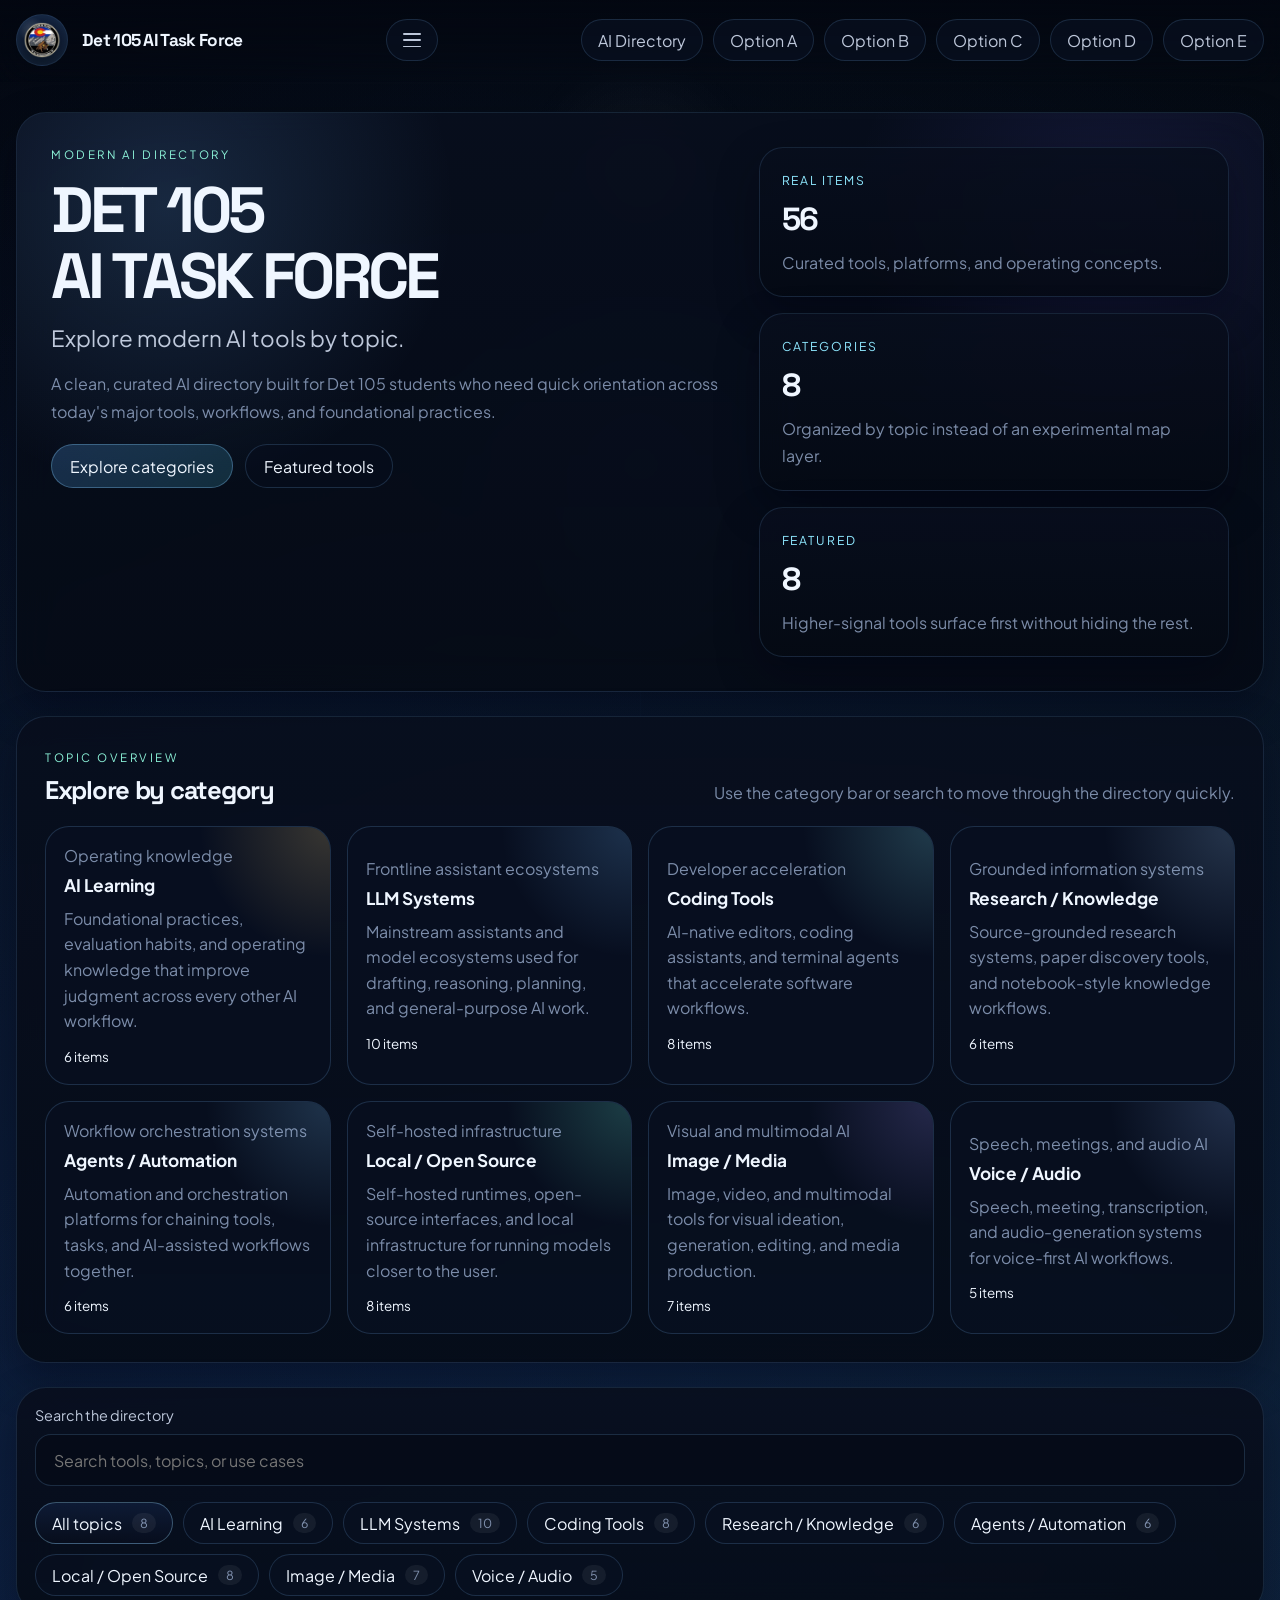
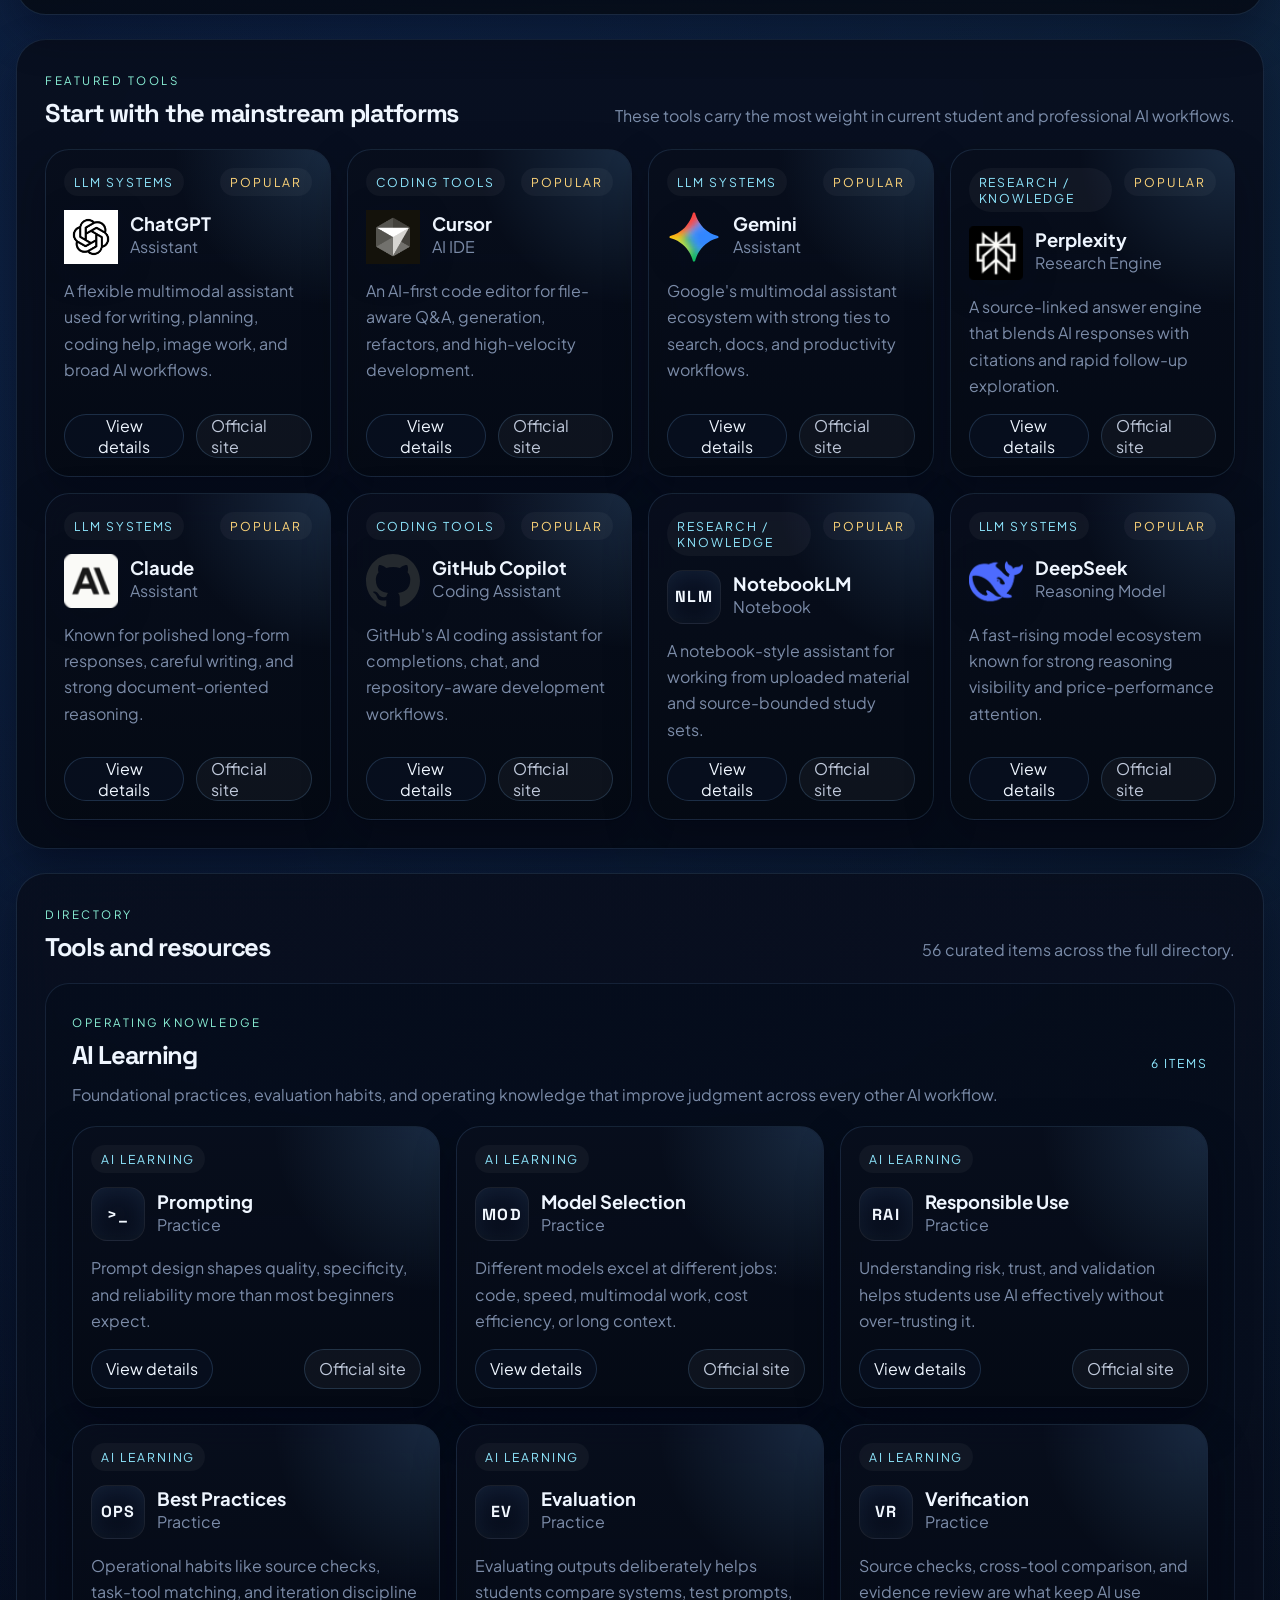
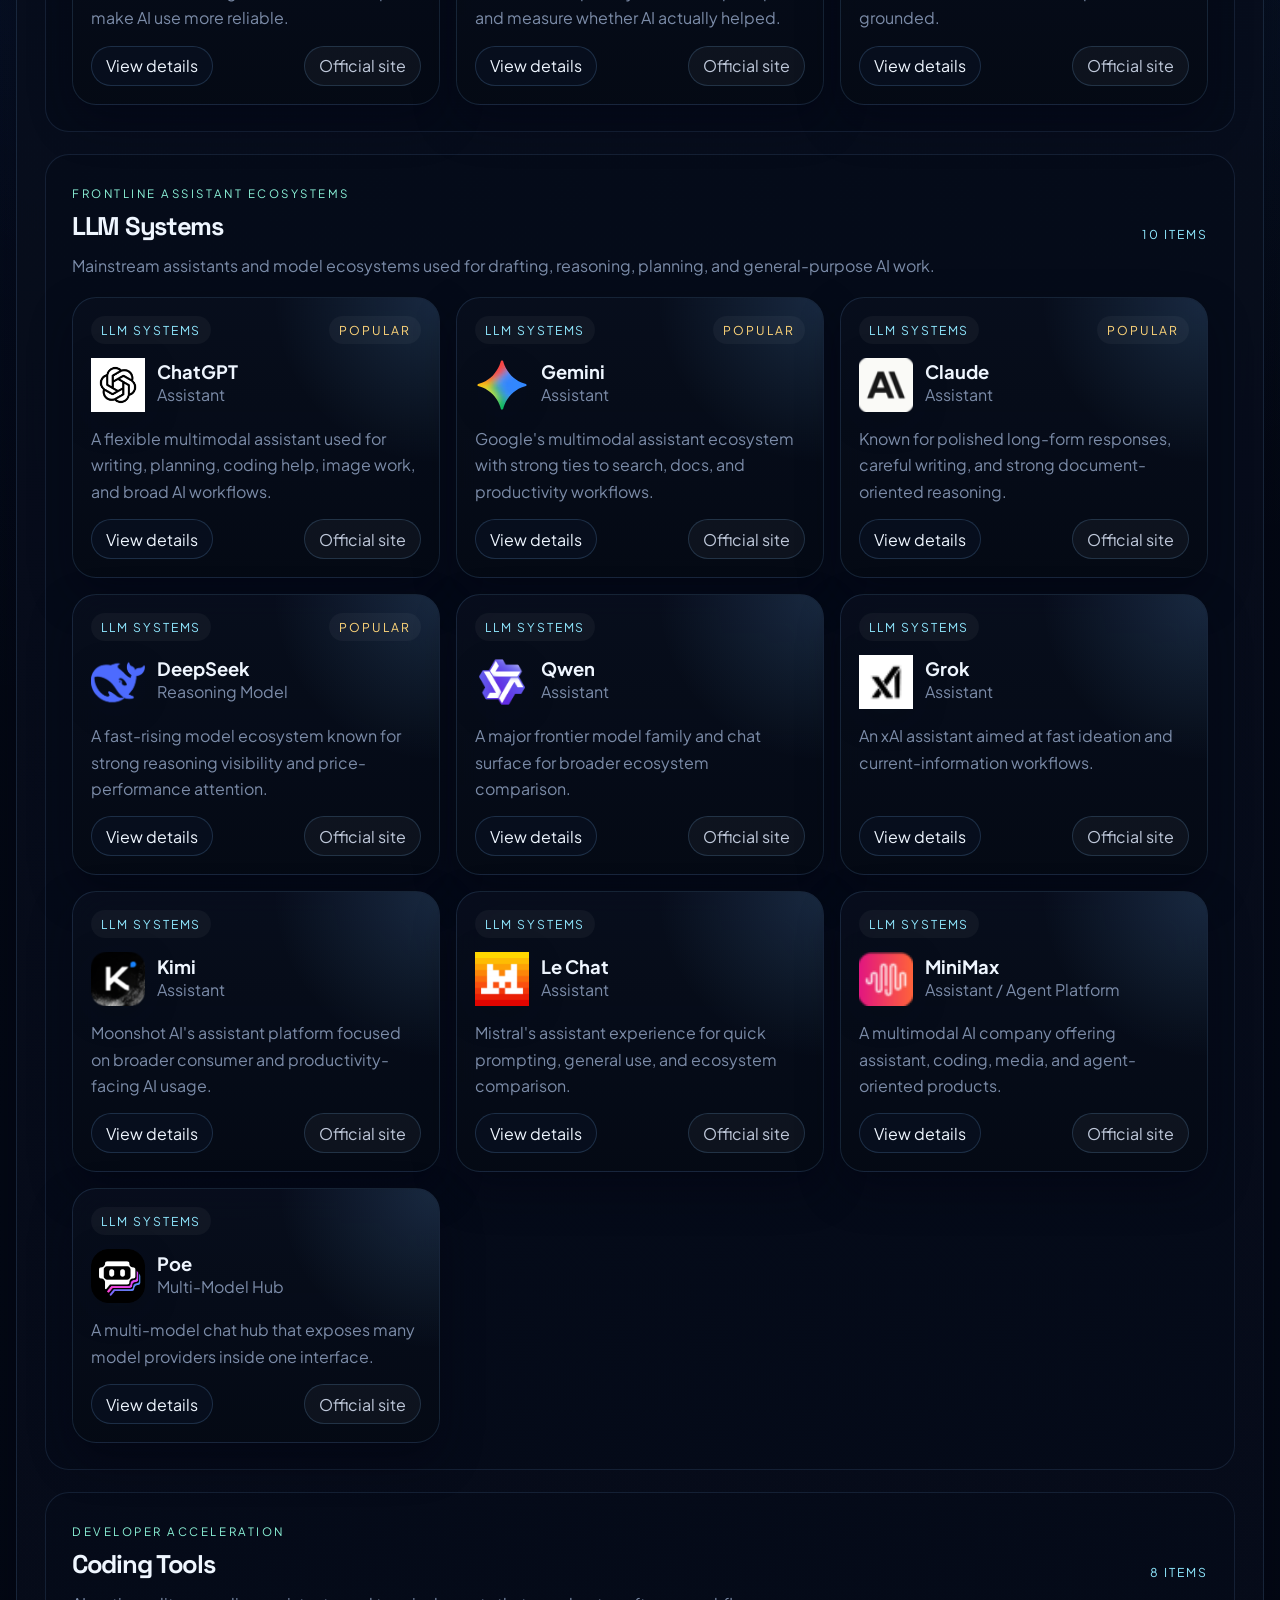
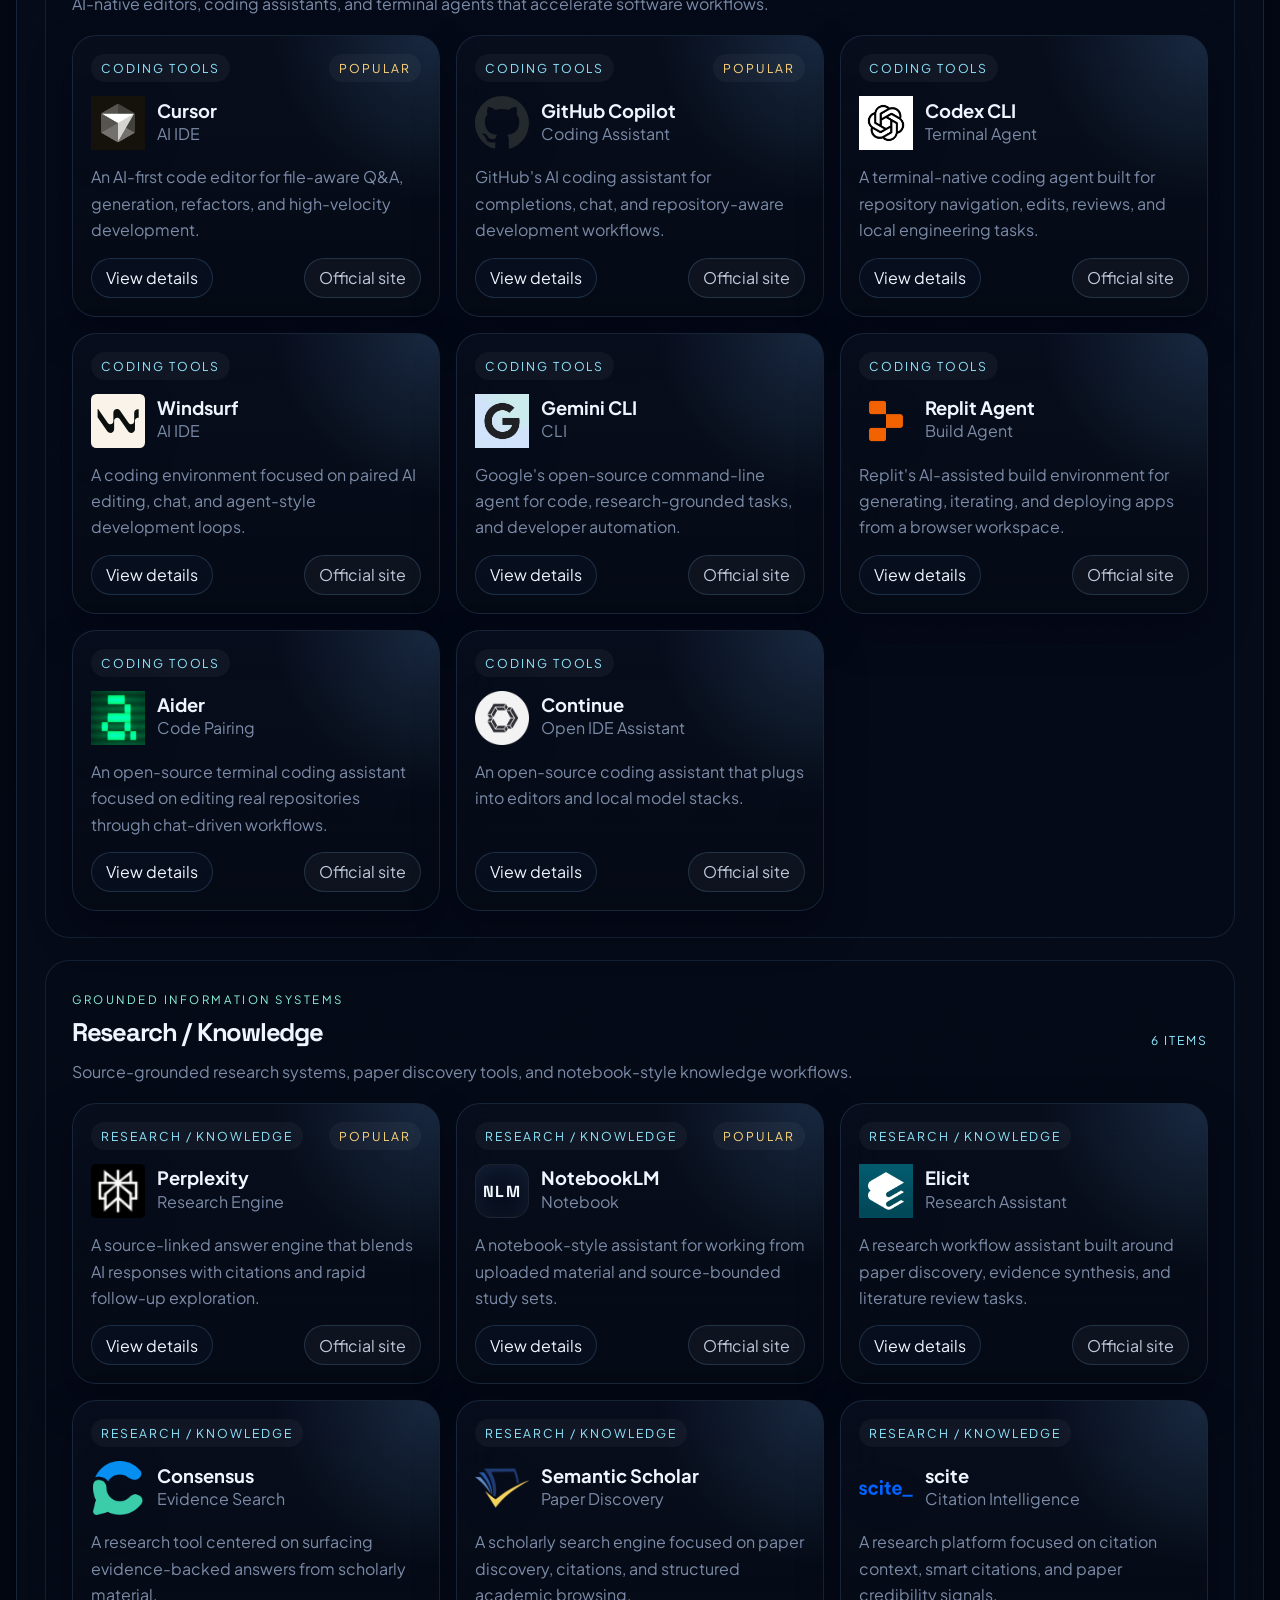
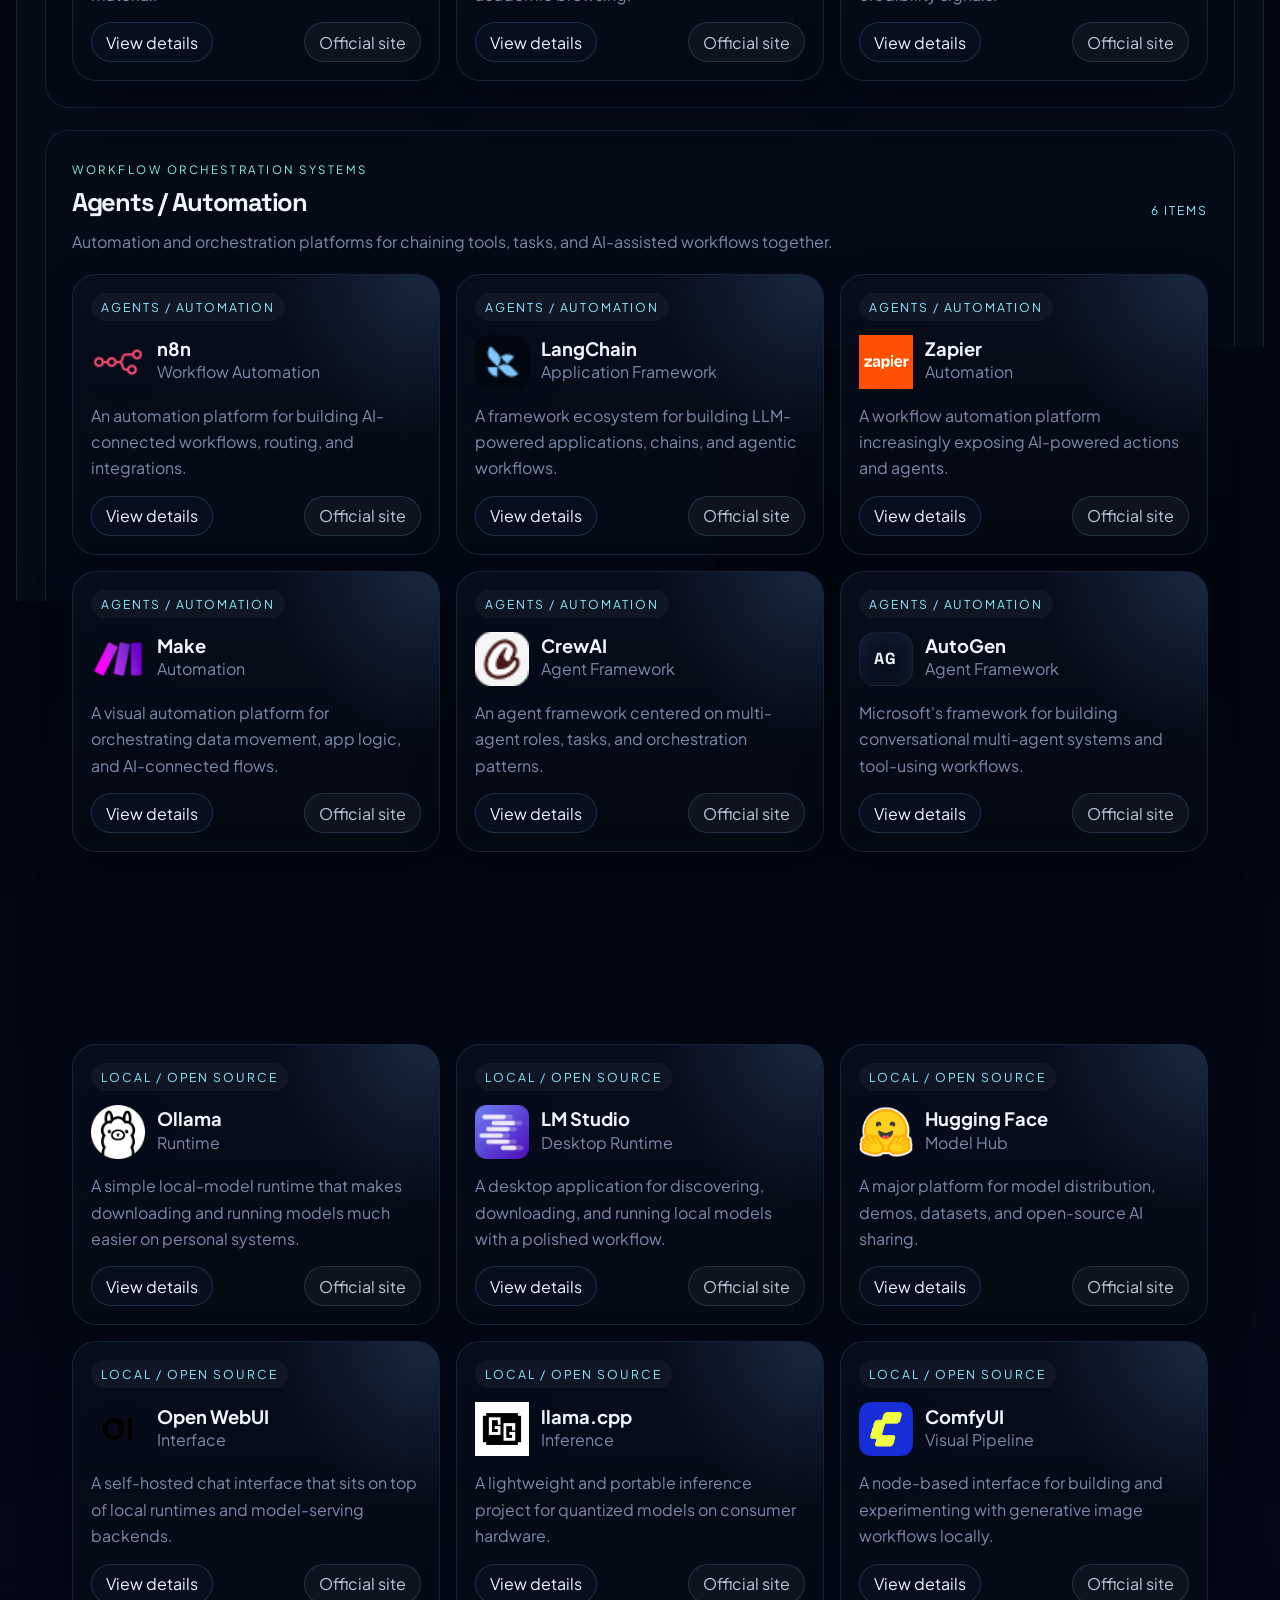
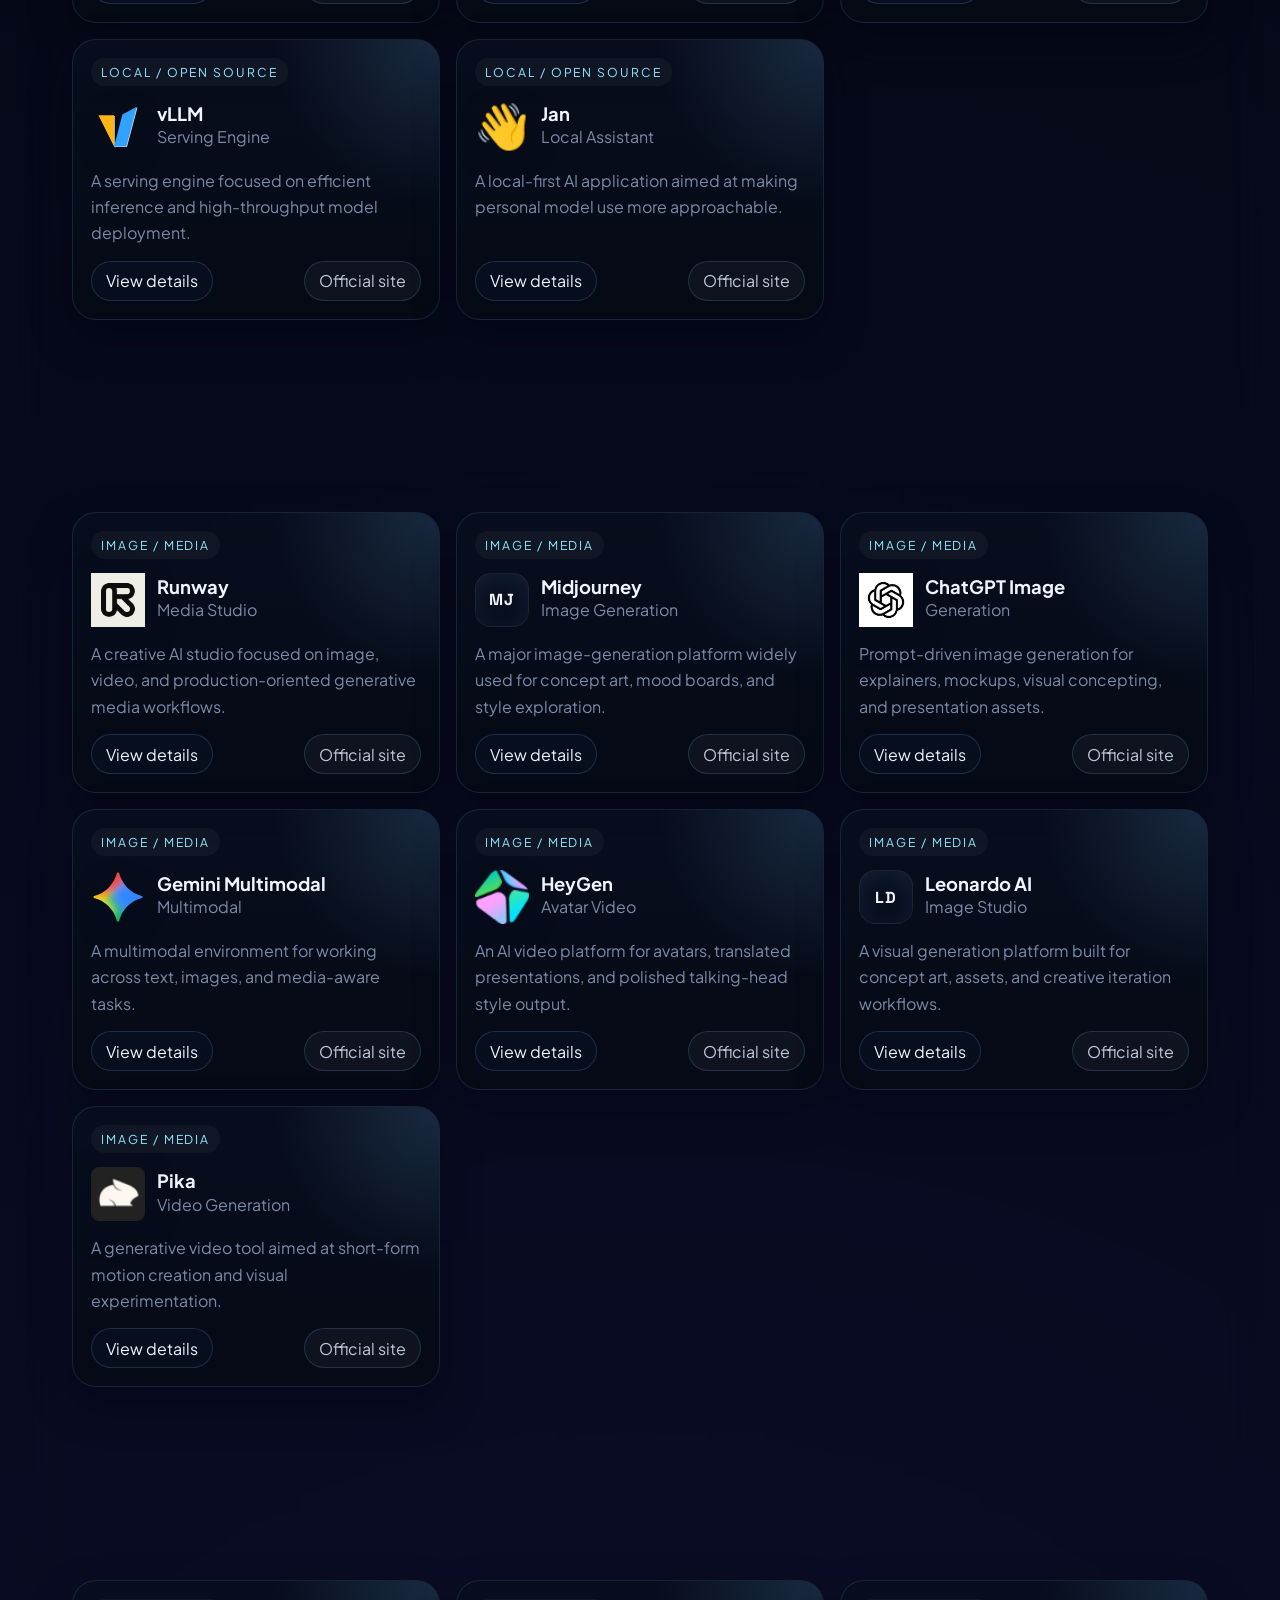
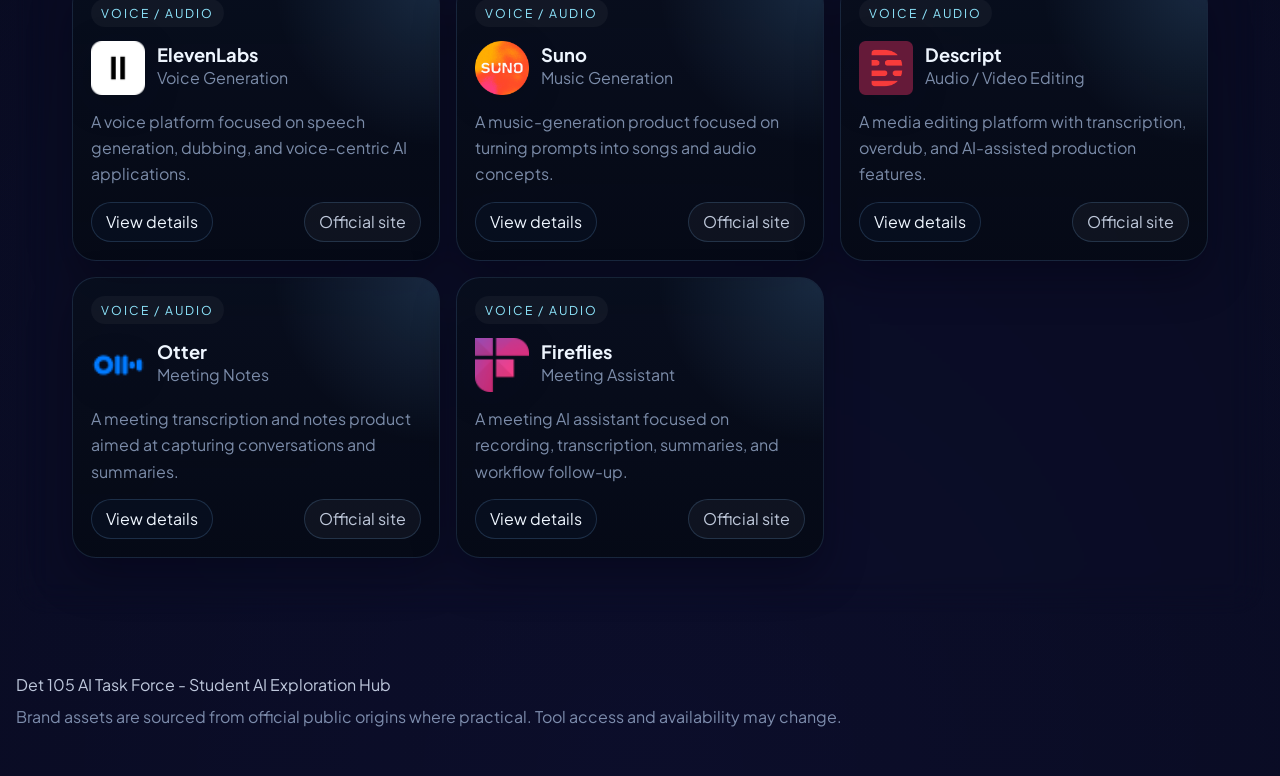
<file: ai-directory/index.html>
<!doctype html>
<html lang="en">
  <head>
    <meta charset="UTF-8" />
    <meta
      name="viewport"
      content="width=device-width, initial-scale=1.0, viewport-fit=cover"
    />
    <title>Det 105 AI Task Force | AI Directory</title>
    <meta
      name="description"
      content="Det 105 AI Task Force AI Directory is a clean categorized hub for exploring modern AI tools, platforms, and foundational topics."
    />
    <link rel="preconnect" href="https://fonts.googleapis.com" />
    <link rel="preconnect" href="https://fonts.gstatic.com" crossorigin />
    <link
      rel="stylesheet"
      href="https://fonts.googleapis.com/css2?family=Plus+Jakarta+Sans:wght@400;500;600;700;800&family=Space+Grotesk:wght@500;700&display=swap"
    />
    <link rel="icon" href="../assets/det105.png" />
    <link rel="preload" href="../assets/det105.png" as="image" />
    <link rel="stylesheet" href="../styles.css" />
    <script type="module" src="../scripts/site-nav.js"></script>
    <script type="module" src="../scripts/app.js"></script>
  </head>
  <body>
    <div data-site-nav></div>
    <div id="app"></div>
    <noscript>
      <main class="noscript-shell">
        <img
          src="../assets/det105.png"
          alt="Det 105 AI Task Force emblem"
          class="noscript-image"
        />
        <p class="noscript-copy">
          Enable JavaScript to view the interactive Det 105 AI Task Force AI
          Directory.
        </p>
      </main>
    </noscript>
  </body>
</html>
</file>
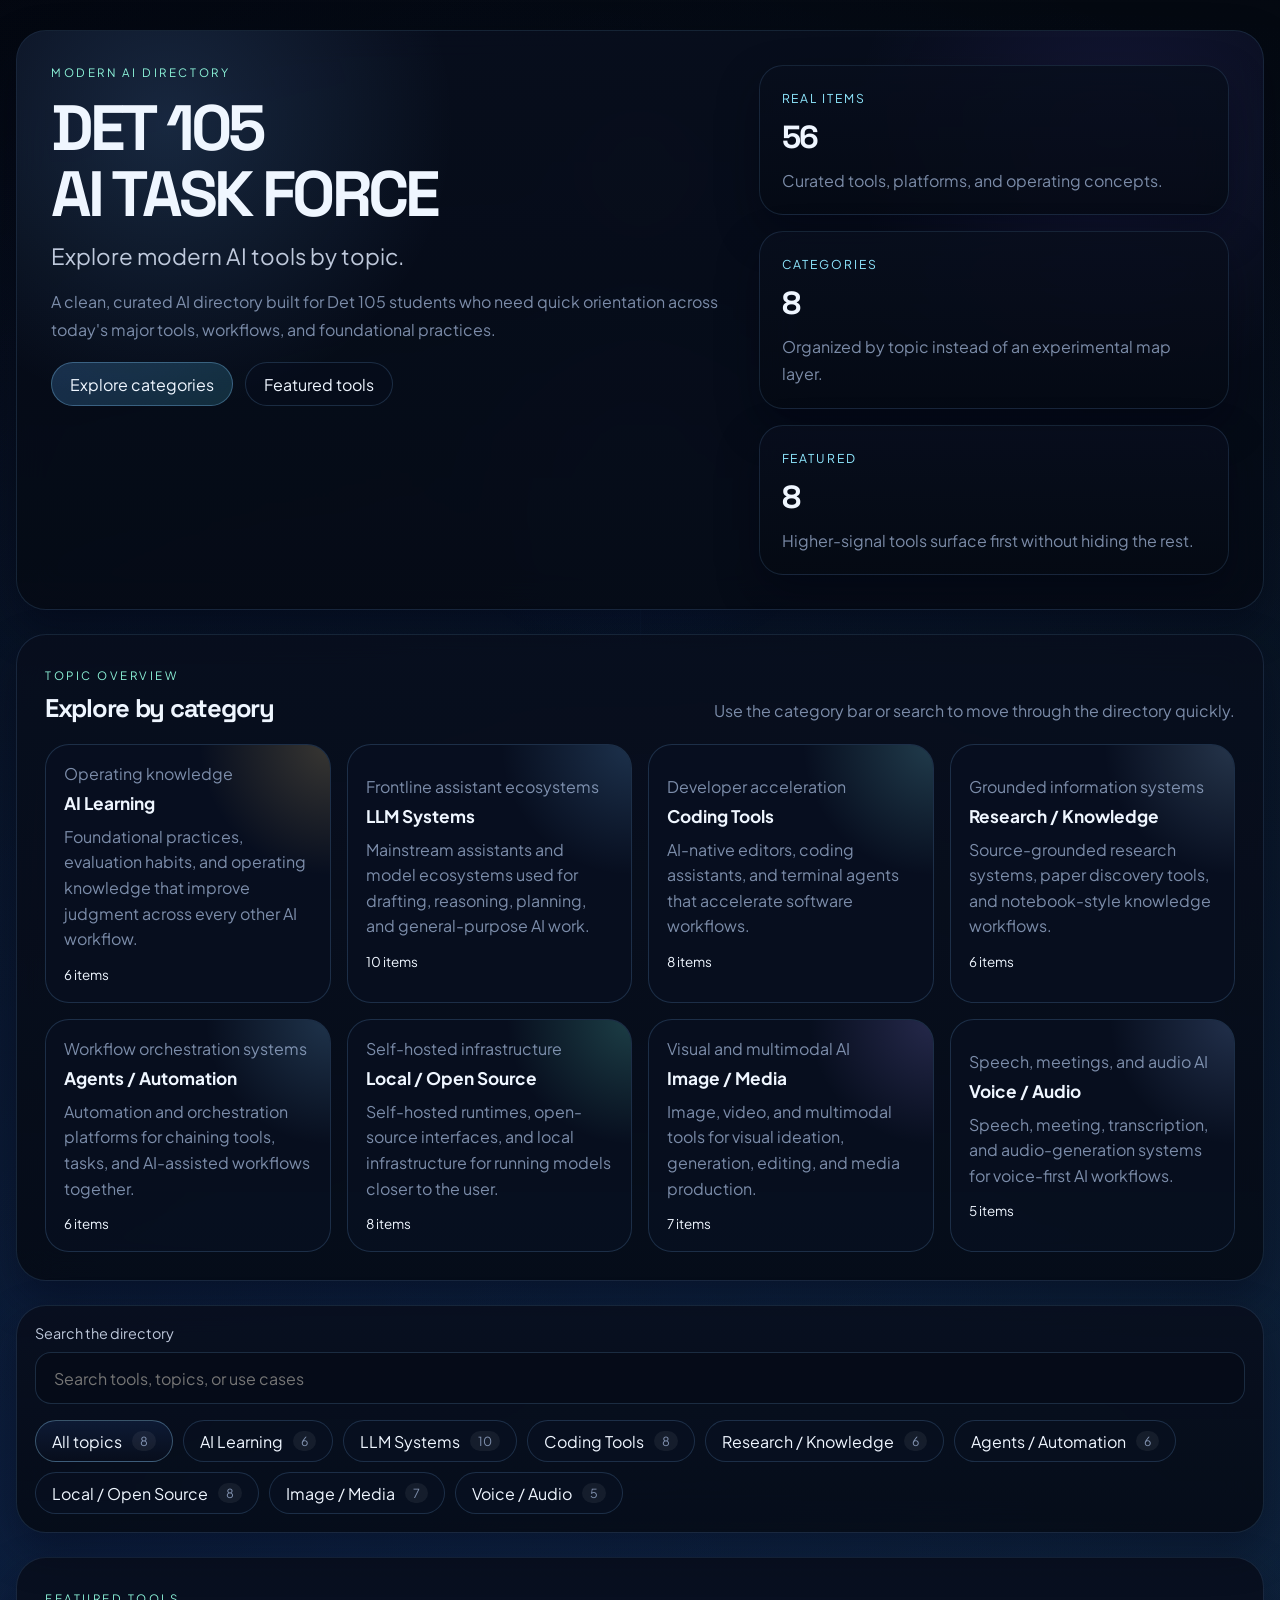
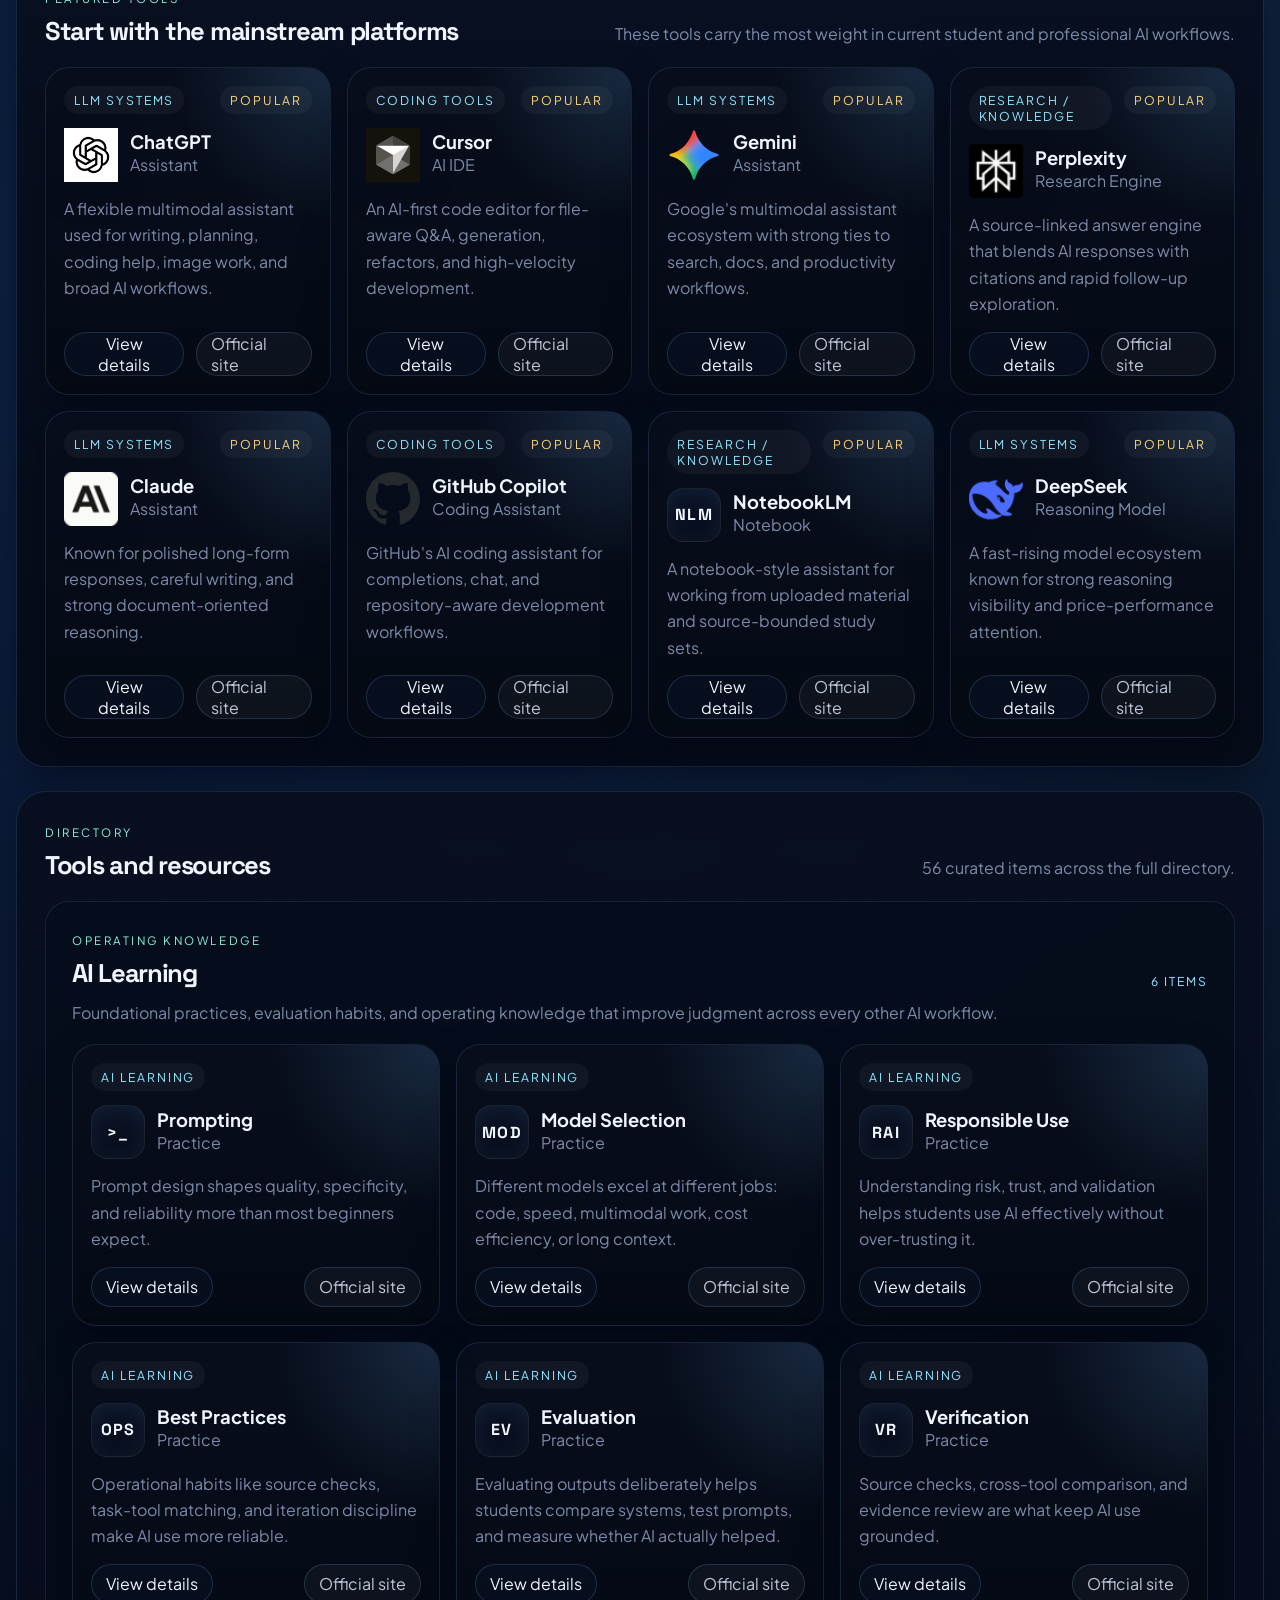
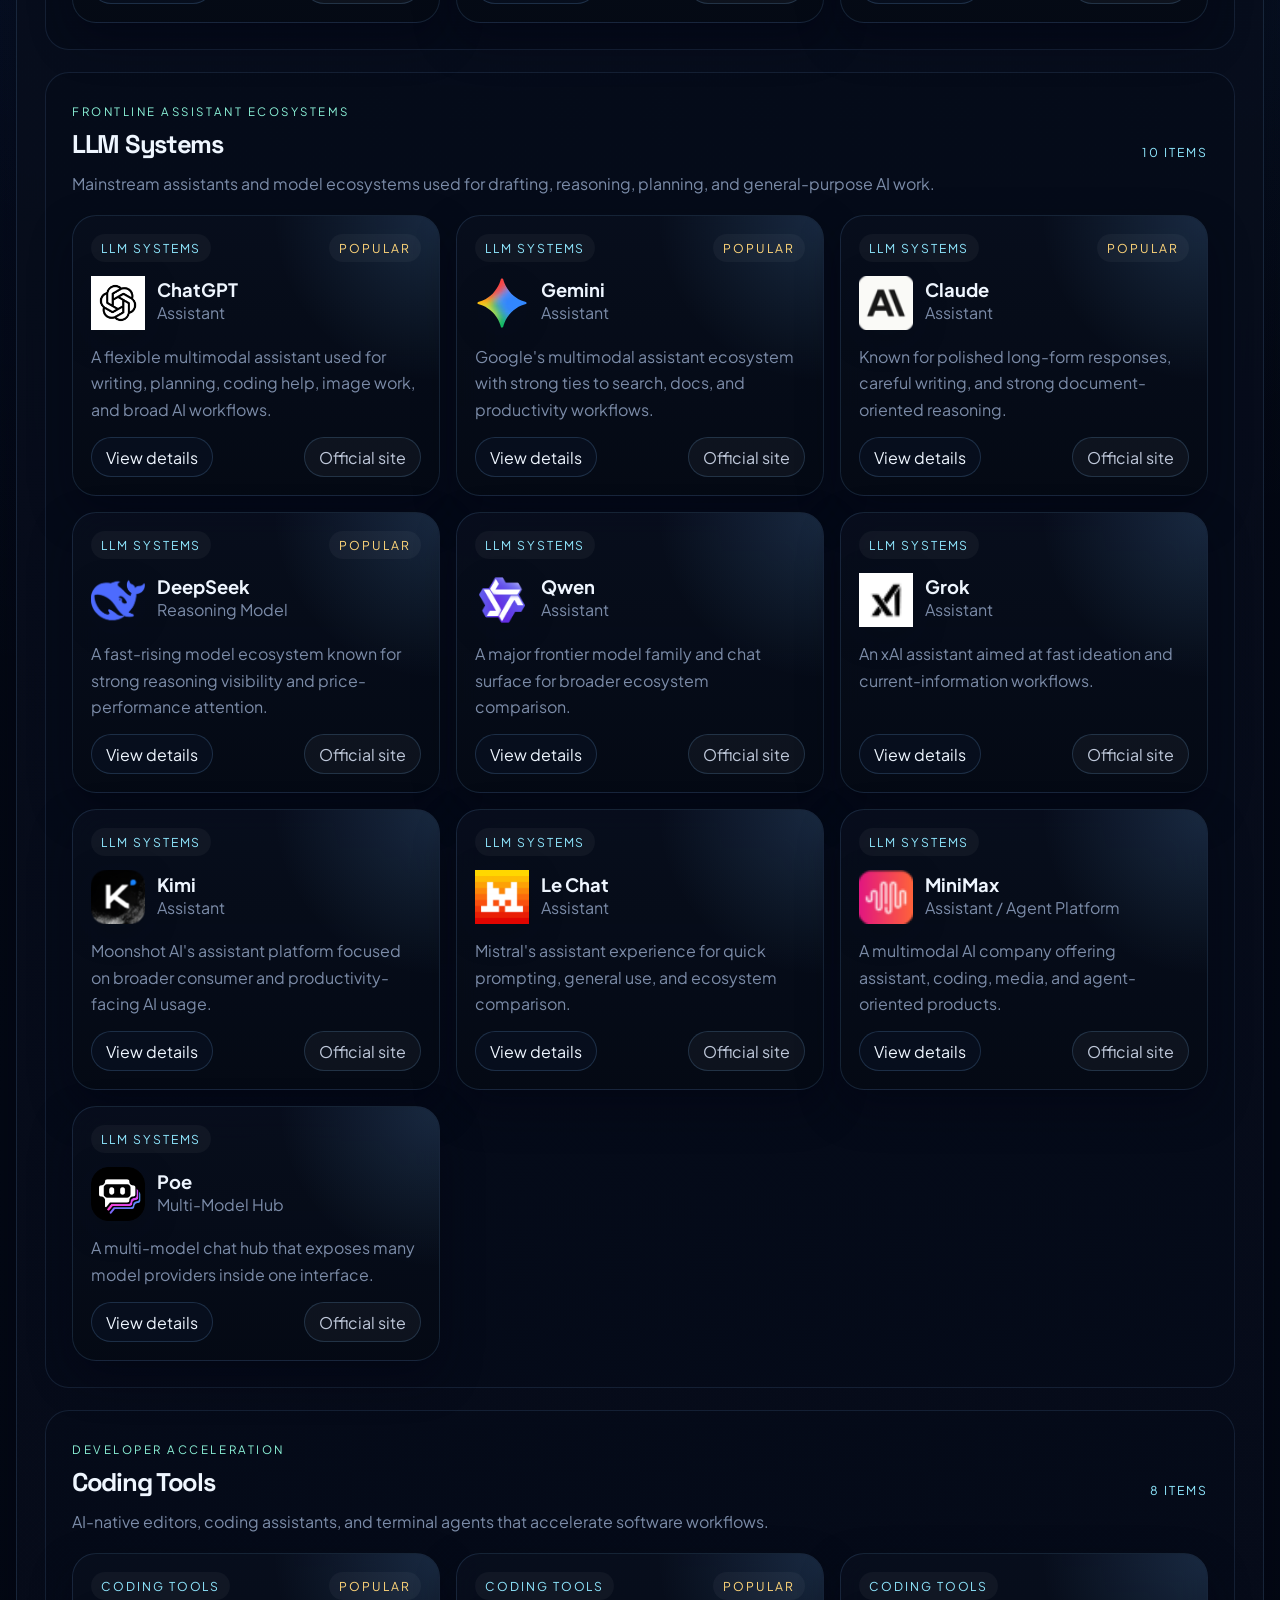
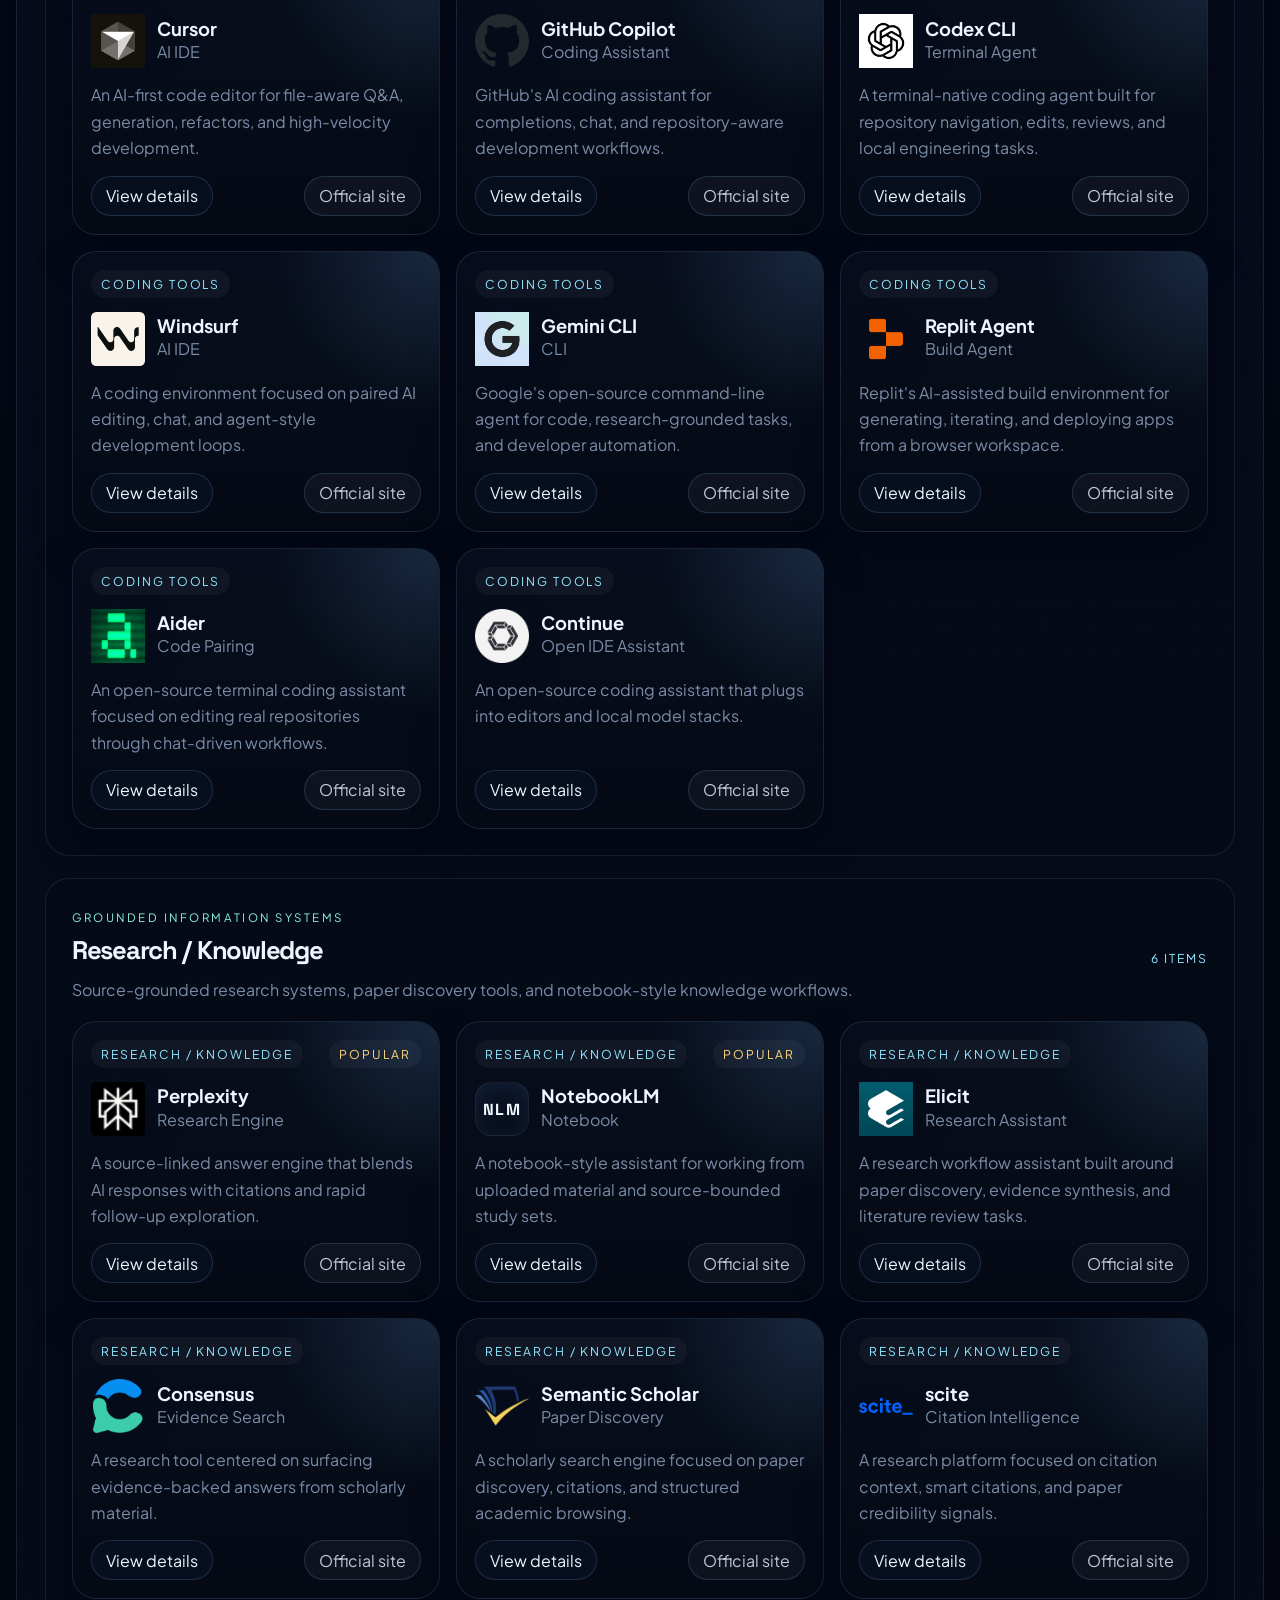
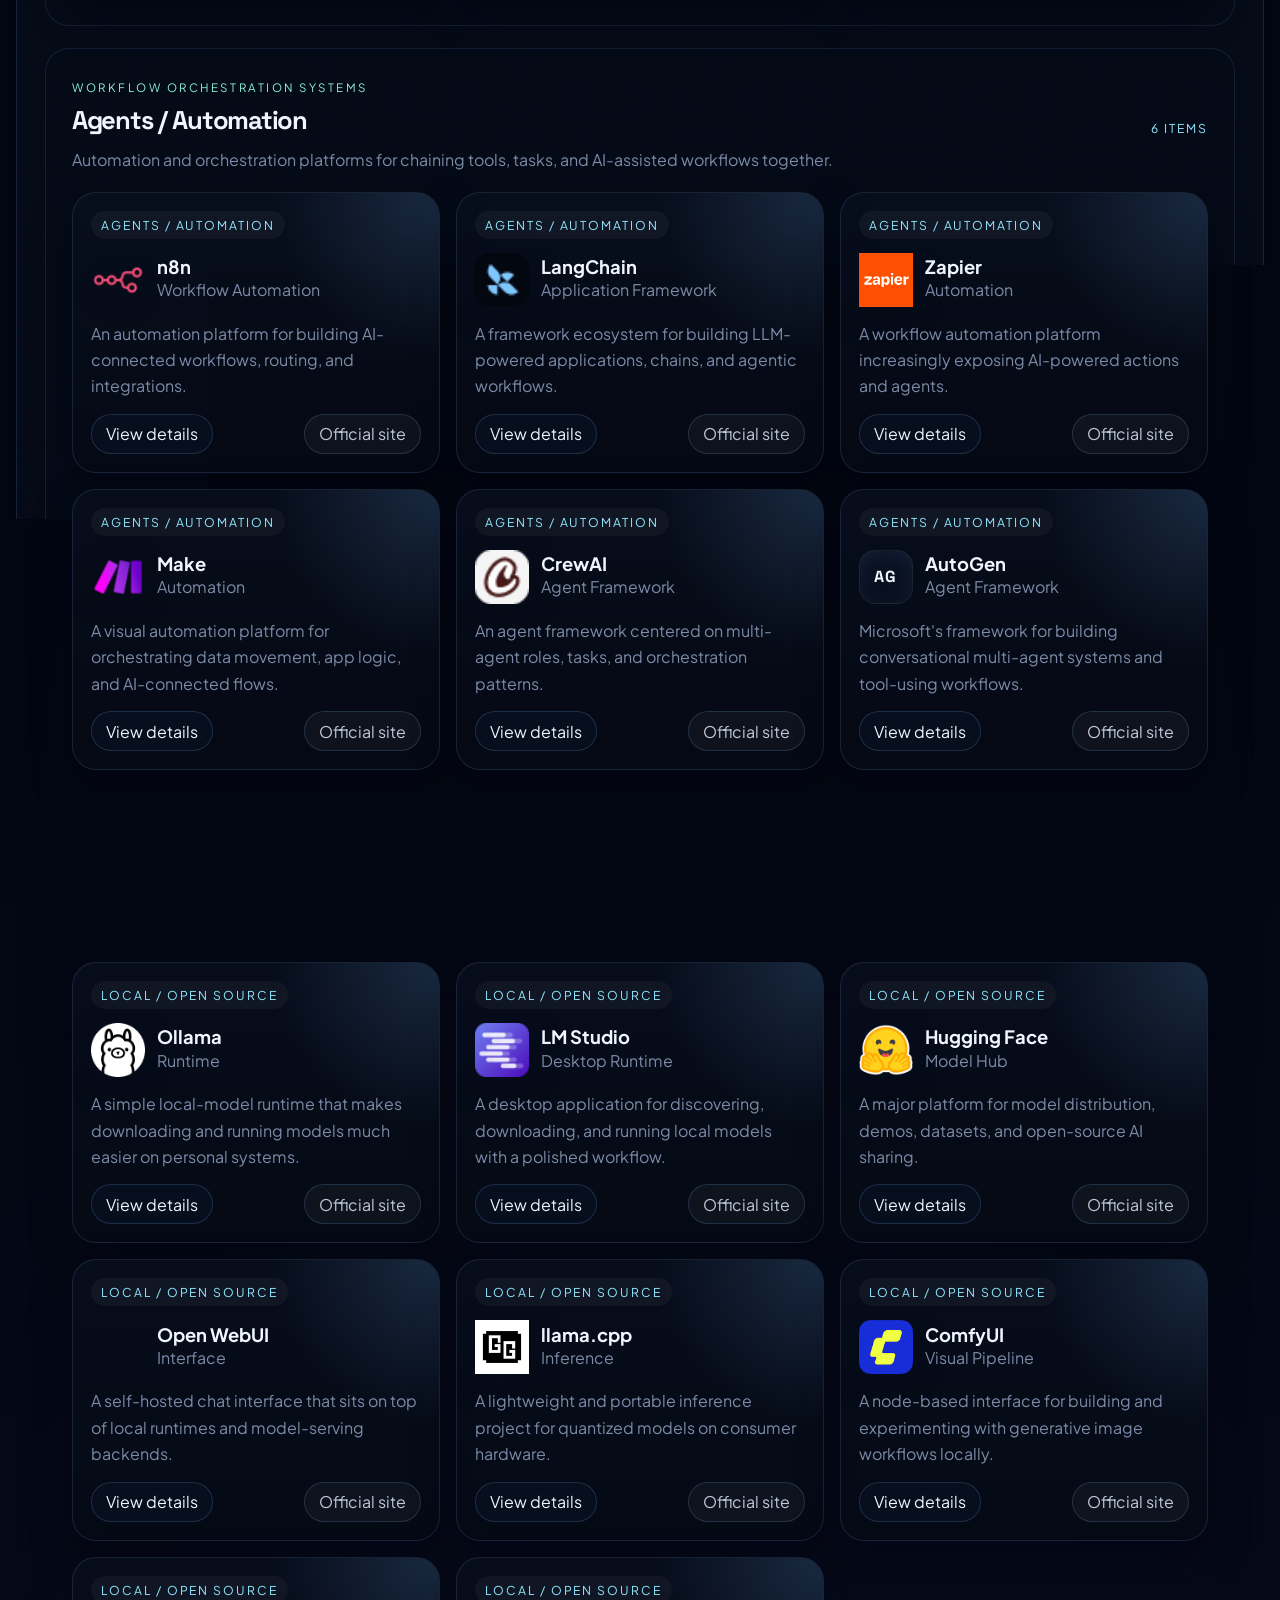
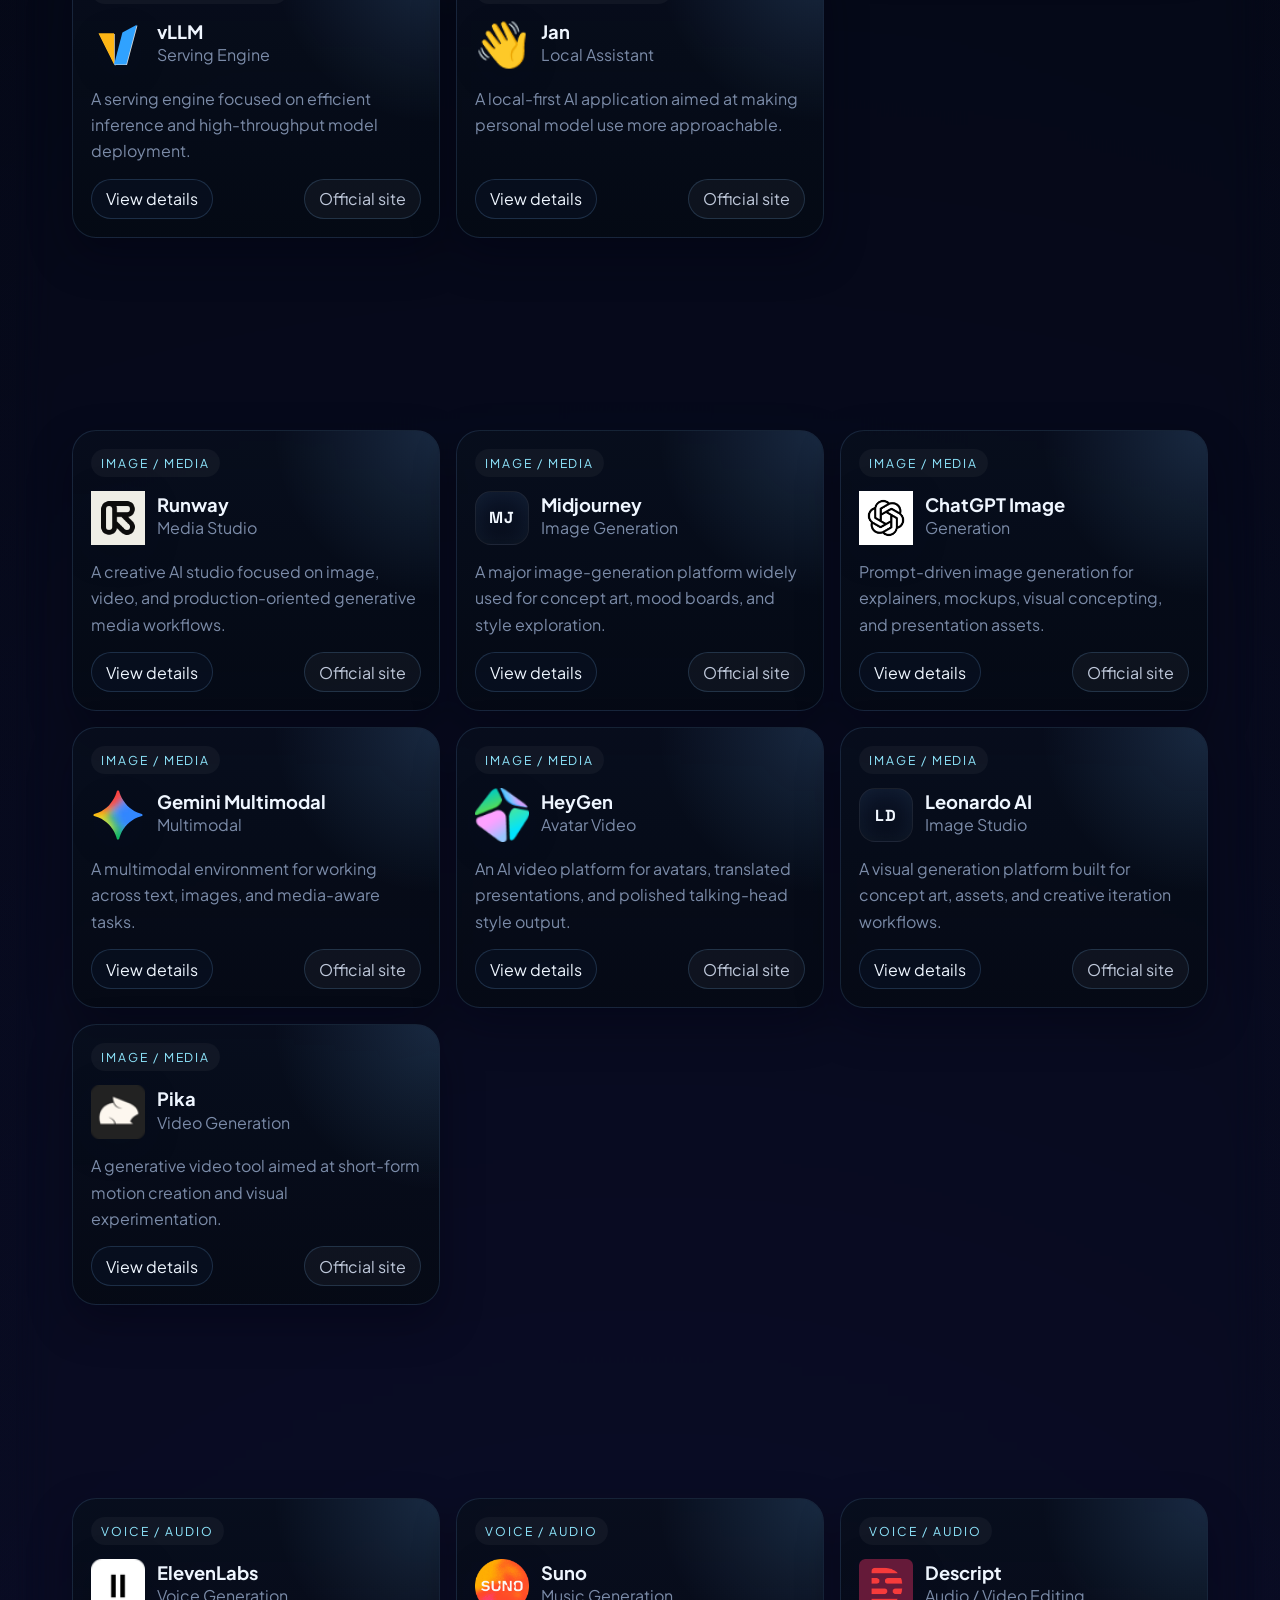
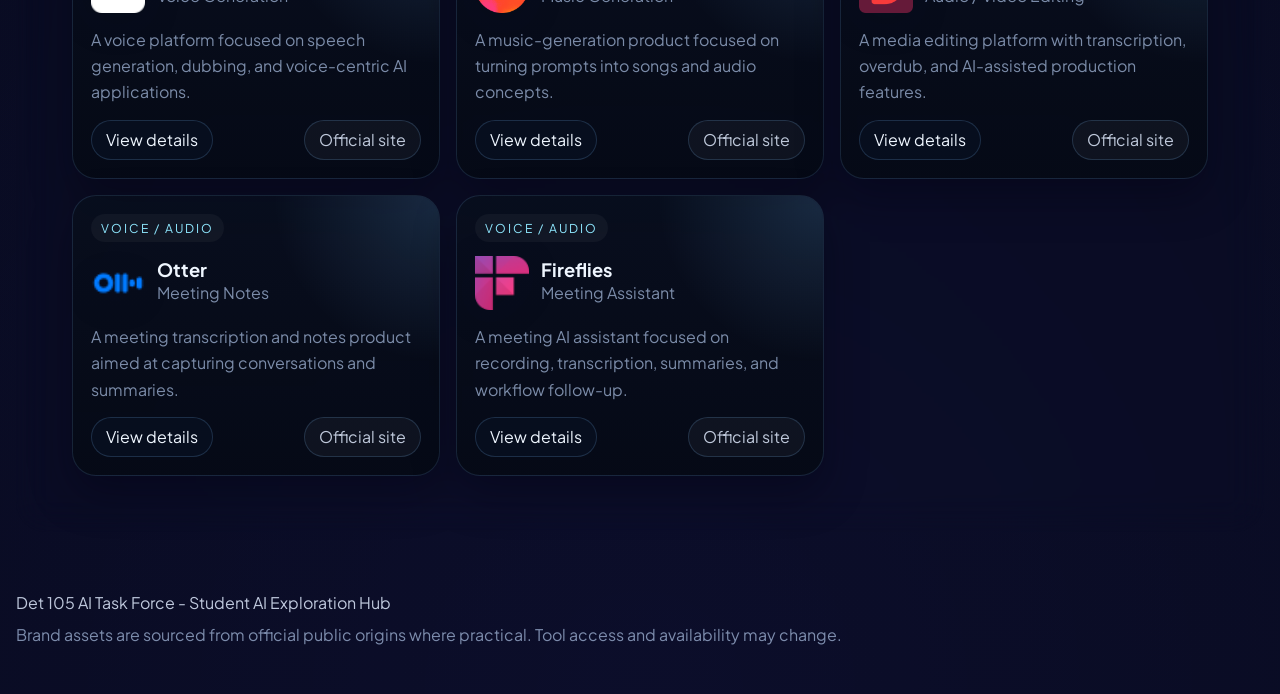
<file: docs/index.html>
<!doctype html>
<html lang="en">
  <head>
    <meta charset="UTF-8" />
    <meta
      name="viewport"
      content="width=device-width, initial-scale=1.0, viewport-fit=cover"
    />
    <base href="../" />
    <title>Det 105 AI Task Force | AI Universe</title>
    <meta
      name="description"
      content="Det 105 AI Task Force AI Universe is an immersive galaxy-map homepage for exploring major AI sectors, tools, and learning paths."
    />
    <link rel="preconnect" href="https://fonts.googleapis.com" />
    <link rel="preconnect" href="https://fonts.gstatic.com" crossorigin />
    <link
      rel="stylesheet"
      href="https://fonts.googleapis.com/css2?family=Plus+Jakarta+Sans:wght@400;500;600;700;800&family=Space+Grotesk:wght@500;700&display=swap"
    />
    <link rel="icon" href="assets/det105.png" />
    <link rel="preload" href="assets/det105.png" as="image" />
    <link rel="stylesheet" href="styles.css" />
    <script type="module" src="scripts/app.js"></script>
  </head>
  <body>
    <div id="app"></div>
    <noscript>
      <main class="noscript-shell">
        <img
          src="assets/det105.png"
          alt="Det 105 AI Task Force emblem"
          class="noscript-image"
        />
        <p class="noscript-copy">
          Enable JavaScript to view the interactive Det 105 AI Task Force
          homepage.
        </p>
      </main>
    </noscript>
  </body>
</html>
</file>
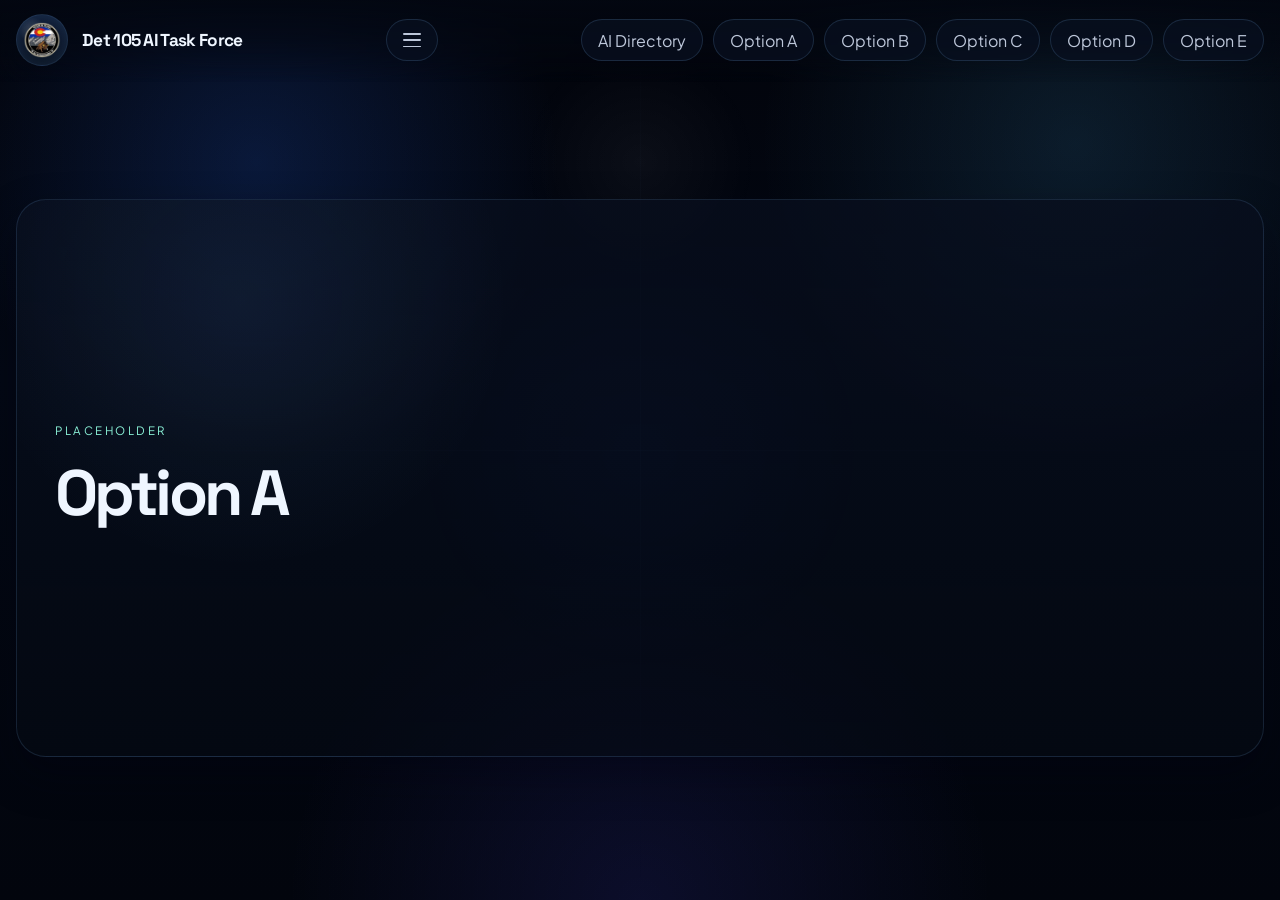
<file: option-a/index.html>
<!doctype html>
<html lang="en">
  <head>
    <meta charset="UTF-8" />
    <meta
      name="viewport"
      content="width=device-width, initial-scale=1.0, viewport-fit=cover"
    />
    <title>Det 105 AI Task Force | Option A</title>
    <link rel="preconnect" href="https://fonts.googleapis.com" />
    <link rel="preconnect" href="https://fonts.gstatic.com" crossorigin />
    <link
      rel="stylesheet"
      href="https://fonts.googleapis.com/css2?family=Plus+Jakarta+Sans:wght@400;500;600;700;800&family=Space+Grotesk:wght@500;700&display=swap"
    />
    <link rel="icon" href="../assets/det105.png" />
    <link rel="stylesheet" href="../styles.css" />
    <script type="module" src="../scripts/site-nav.js"></script>
  </head>
  <body>
    <div data-site-nav></div>
    <main class="placeholder-page">
      <section class="placeholder-page__panel">
        <span class="panel-kicker">Placeholder</span>
        <h1>Option A</h1>
      </section>
    </main>
  </body>
</html>
</file>
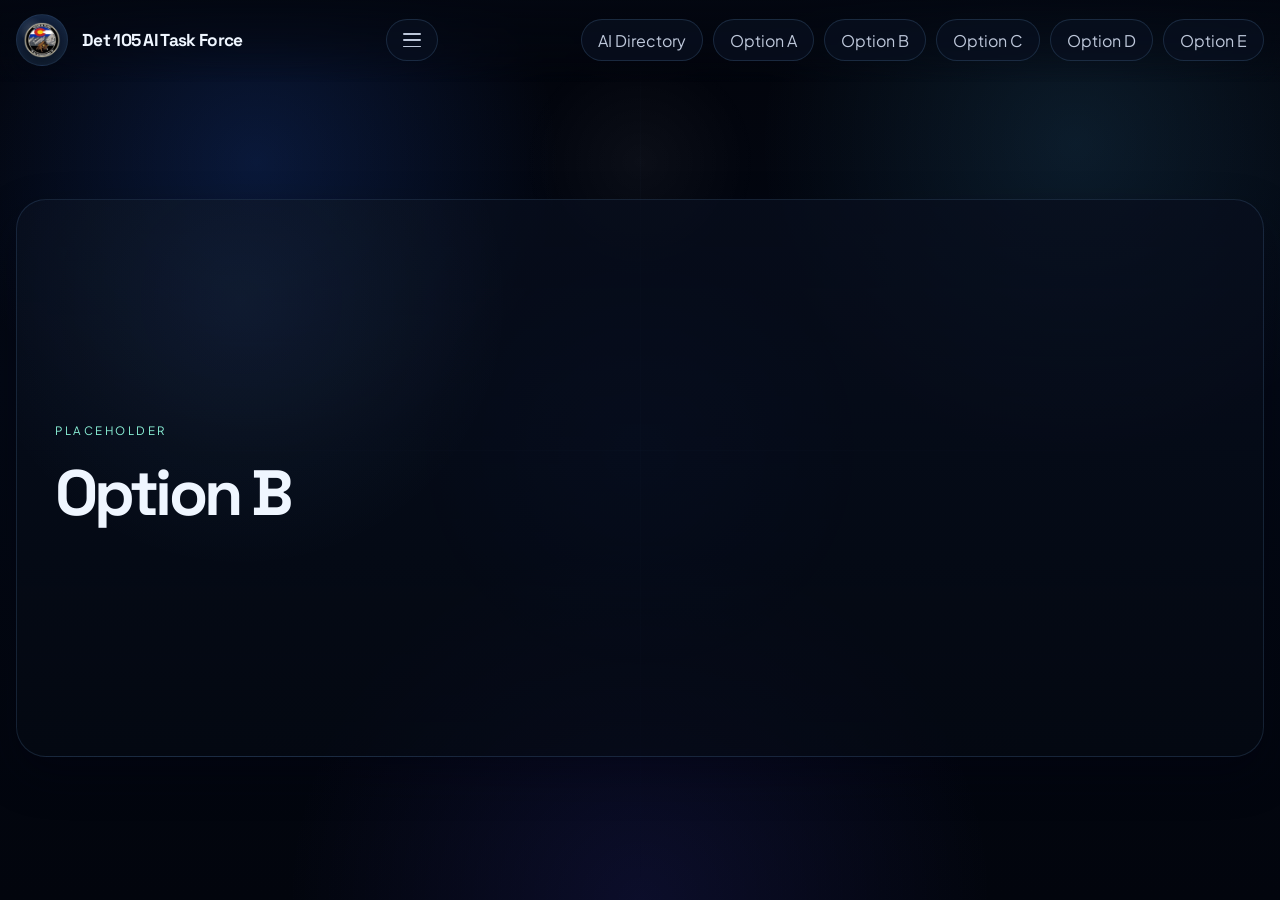
<file: option-b/index.html>
<!doctype html>
<html lang="en">
  <head>
    <meta charset="UTF-8" />
    <meta
      name="viewport"
      content="width=device-width, initial-scale=1.0, viewport-fit=cover"
    />
    <title>Det 105 AI Task Force | Option B</title>
    <link rel="preconnect" href="https://fonts.googleapis.com" />
    <link rel="preconnect" href="https://fonts.gstatic.com" crossorigin />
    <link
      rel="stylesheet"
      href="https://fonts.googleapis.com/css2?family=Plus+Jakarta+Sans:wght@400;500;600;700;800&family=Space+Grotesk:wght@500;700&display=swap"
    />
    <link rel="icon" href="../assets/det105.png" />
    <link rel="stylesheet" href="../styles.css" />
    <script type="module" src="../scripts/site-nav.js"></script>
  </head>
  <body>
    <div data-site-nav></div>
    <main class="placeholder-page">
      <section class="placeholder-page__panel">
        <span class="panel-kicker">Placeholder</span>
        <h1>Option B</h1>
      </section>
    </main>
  </body>
</html>
</file>
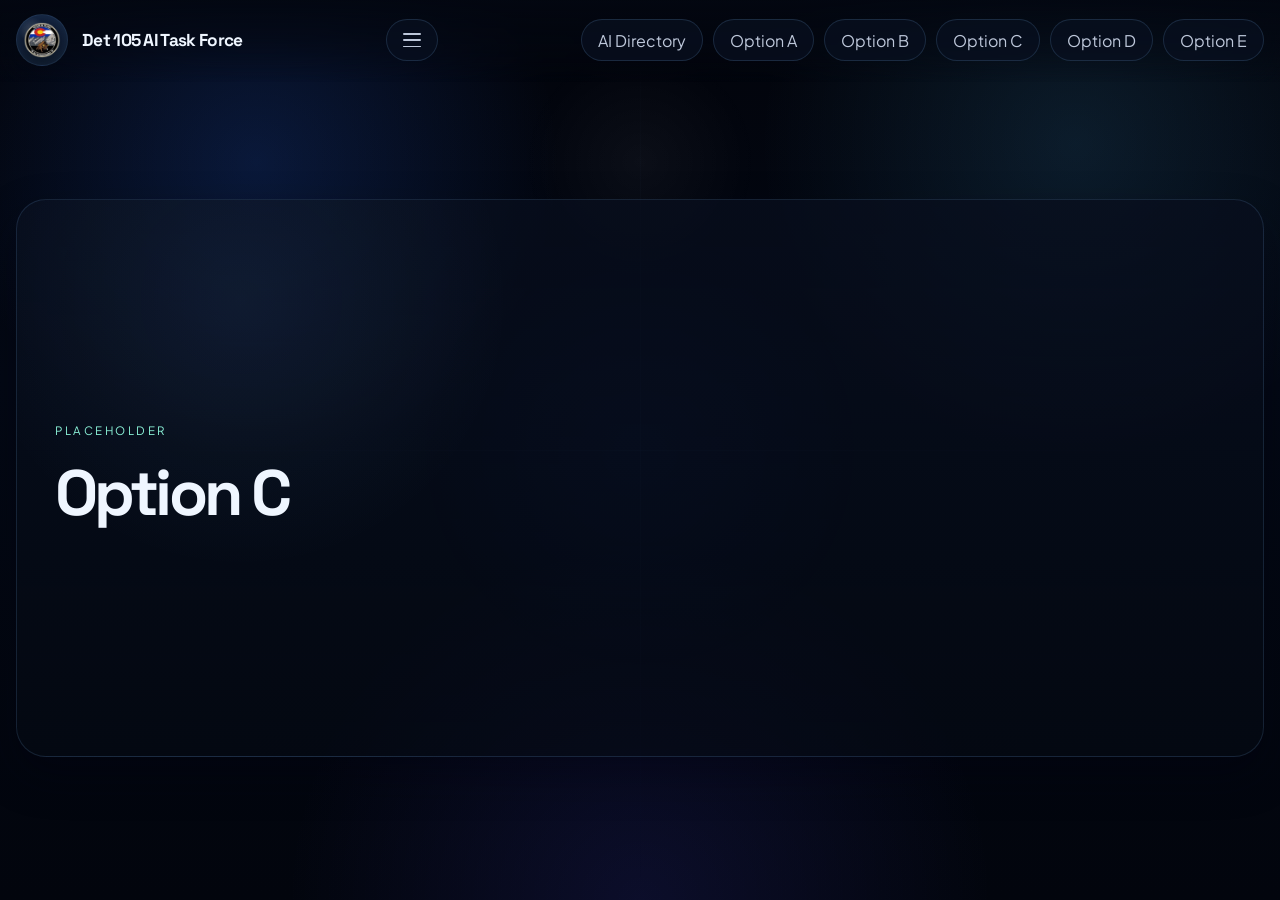
<file: option-c/index.html>
<!doctype html>
<html lang="en">
  <head>
    <meta charset="UTF-8" />
    <meta
      name="viewport"
      content="width=device-width, initial-scale=1.0, viewport-fit=cover"
    />
    <title>Det 105 AI Task Force | Option C</title>
    <link rel="preconnect" href="https://fonts.googleapis.com" />
    <link rel="preconnect" href="https://fonts.gstatic.com" crossorigin />
    <link
      rel="stylesheet"
      href="https://fonts.googleapis.com/css2?family=Plus+Jakarta+Sans:wght@400;500;600;700;800&family=Space+Grotesk:wght@500;700&display=swap"
    />
    <link rel="icon" href="../assets/det105.png" />
    <link rel="stylesheet" href="../styles.css" />
    <script type="module" src="../scripts/site-nav.js"></script>
  </head>
  <body>
    <div data-site-nav></div>
    <main class="placeholder-page">
      <section class="placeholder-page__panel">
        <span class="panel-kicker">Placeholder</span>
        <h1>Option C</h1>
      </section>
    </main>
  </body>
</html>
</file>
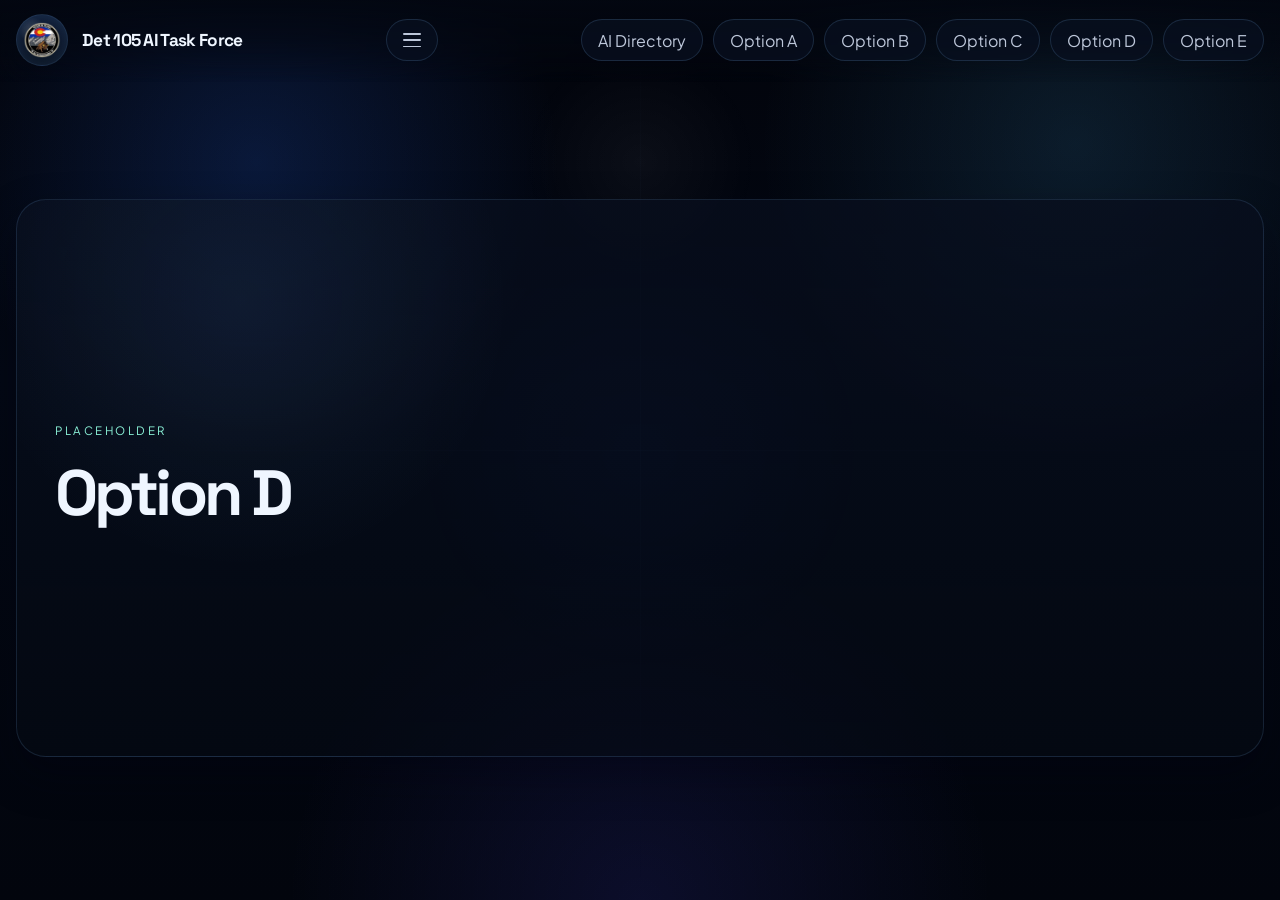
<file: option-d/index.html>
<!doctype html>
<html lang="en">
  <head>
    <meta charset="UTF-8" />
    <meta
      name="viewport"
      content="width=device-width, initial-scale=1.0, viewport-fit=cover"
    />
    <title>Det 105 AI Task Force | Option D</title>
    <link rel="preconnect" href="https://fonts.googleapis.com" />
    <link rel="preconnect" href="https://fonts.gstatic.com" crossorigin />
    <link
      rel="stylesheet"
      href="https://fonts.googleapis.com/css2?family=Plus+Jakarta+Sans:wght@400;500;600;700;800&family=Space+Grotesk:wght@500;700&display=swap"
    />
    <link rel="icon" href="../assets/det105.png" />
    <link rel="stylesheet" href="../styles.css" />
    <script type="module" src="../scripts/site-nav.js"></script>
  </head>
  <body>
    <div data-site-nav></div>
    <main class="placeholder-page">
      <section class="placeholder-page__panel">
        <span class="panel-kicker">Placeholder</span>
        <h1>Option D</h1>
      </section>
    </main>
  </body>
</html>
</file>
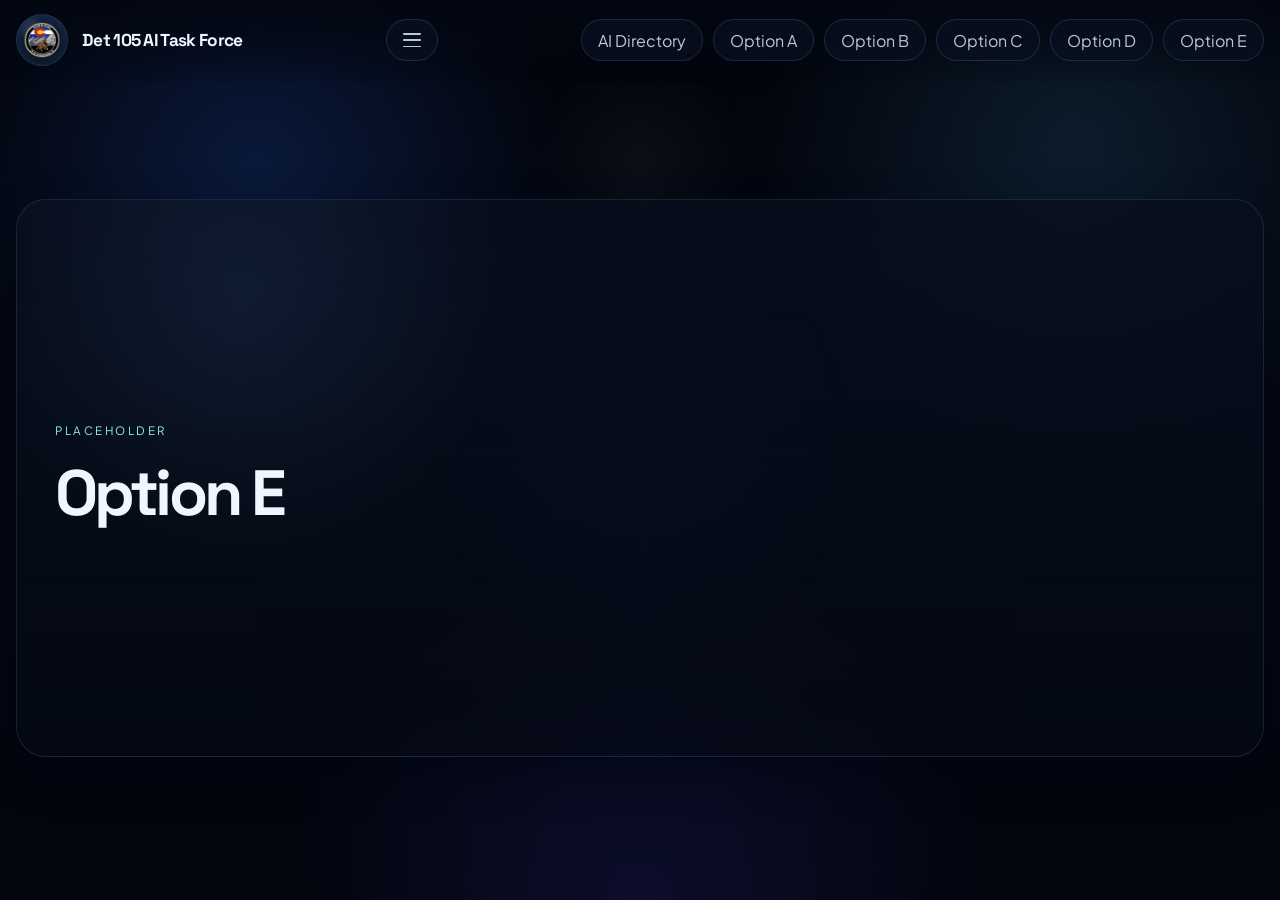
<file: option-e/index.html>
<!doctype html>
<html lang="en">
  <head>
    <meta charset="UTF-8" />
    <meta
      name="viewport"
      content="width=device-width, initial-scale=1.0, viewport-fit=cover"
    />
    <title>Det 105 AI Task Force | Option E</title>
    <link rel="preconnect" href="https://fonts.googleapis.com" />
    <link rel="preconnect" href="https://fonts.gstatic.com" crossorigin />
    <link
      rel="stylesheet"
      href="https://fonts.googleapis.com/css2?family=Plus+Jakarta+Sans:wght@400;500;600;700;800&family=Space+Grotesk:wght@500;700&display=swap"
    />
    <link rel="icon" href="../assets/det105.png" />
    <link rel="stylesheet" href="../styles.css" />
    <script type="module" src="../scripts/site-nav.js"></script>
  </head>
  <body>
    <div data-site-nav></div>
    <main class="placeholder-page">
      <section class="placeholder-page__panel">
        <span class="panel-kicker">Placeholder</span>
        <h1>Option E</h1>
      </section>
    </main>
  </body>
</html>
</file>
<file: styles.css>
:root {
  color-scheme: dark;
  --bg: #030711;
  --bg-deep: #02050d;
  --panel: rgba(8, 14, 29, 0.86);
  --panel-strong: rgba(10, 18, 36, 0.94);
  --panel-soft: rgba(12, 22, 44, 0.72);
  --line: rgba(130, 190, 255, 0.14);
  --line-strong: rgba(148, 213, 255, 0.28);
  --text: #eff6ff;
  --text-soft: rgba(225, 236, 255, 0.84);
  --text-muted: rgba(164, 185, 219, 0.74);
  --accent: #78c3ff;
  --accent-strong: #8fe8ff;
  --success: #8bf2d8;
  --warning: #ffd67a;
  --shadow-lg: 0 38px 90px rgba(0, 4, 16, 0.54);
  --shadow-md: 0 18px 42px rgba(0, 4, 16, 0.36);
  --radius-xl: 30px;
  --radius-lg: 24px;
  --radius-md: 18px;
  --radius-sm: 14px;
  --page-width: min(1380px, calc(100vw - 32px));
  --site-nav-height: 78px;
  --safe-top: env(safe-area-inset-top, 0px);
  --safe-right: env(safe-area-inset-right, 0px);
  --safe-bottom: env(safe-area-inset-bottom, 0px);
  --safe-left: env(safe-area-inset-left, 0px);
  --transition: 180ms ease;
}

*,
*::before,
*::after {
  box-sizing: border-box;
}

html {
  scroll-behavior: smooth;
}

body {
  margin: 0;
  min-width: 320px;
  min-height: 100vh;
  min-height: 100svh;
  font-family: "Plus Jakarta Sans", "Segoe UI", sans-serif;
  color: var(--text);
  background:
    radial-gradient(circle at 20% 18%, rgba(43, 111, 255, 0.18), transparent 24%),
    radial-gradient(circle at 84% 16%, rgba(79, 193, 255, 0.12), transparent 24%),
    radial-gradient(circle at 50% 100%, rgba(82, 77, 255, 0.12), transparent 32%),
    linear-gradient(180deg, #02040b 0%, #030814 42%, #02050d 100%);
  overflow-x: hidden;
}

body::before,
body::after {
  content: "";
  position: fixed;
  inset: 0;
  pointer-events: none;
  z-index: -2;
}

body::before {
  background:
    linear-gradient(90deg, transparent, rgba(122, 188, 255, 0.05), transparent),
    linear-gradient(180deg, transparent, rgba(122, 188, 255, 0.04), transparent);
  background-position: center;
  background-repeat: no-repeat;
  background-size: 100% 1px, 1px 100%;
}

body::after {
  background:
    radial-gradient(circle at 50% 18%, rgba(255, 255, 255, 0.04), transparent 12%),
    radial-gradient(circle at 50% 50%, rgba(37, 97, 255, 0.08), transparent 28%);
}

body.has-detail-open {
  overflow: hidden;
}

img {
  display: block;
  max-width: 100%;
}

a {
  color: inherit;
  text-decoration: none;
}

button,
input {
  font: inherit;
  color: inherit;
}

button {
  cursor: pointer;
  -webkit-tap-highlight-color: transparent;
}

[hidden] {
  display: none !important;
}

.site-shell {
  min-height: 100vh;
  min-height: 100svh;
  padding-bottom: calc(34px + var(--safe-bottom));
}

.page-shell {
  width: var(--page-width);
  margin: 0 auto;
  padding: 22px 0 42px;
}

.site-nav {
  position: sticky;
  top: 0;
  z-index: 20;
  padding-top: calc(14px + var(--safe-top));
  background: linear-gradient(180deg, rgba(3, 7, 17, 0.92), rgba(3, 7, 17, 0.55), transparent);
  backdrop-filter: blur(18px);
}

.site-nav__inner {
  width: var(--page-width);
  margin: 0 auto;
  display: flex;
  align-items: center;
  justify-content: space-between;
  gap: 18px;
  padding: 0 0 16px;
}

.site-nav__brand {
  display: inline-flex;
  align-items: center;
  gap: 14px;
}

.site-nav__crest {
  width: 52px;
  height: 52px;
  border-radius: 50%;
  padding: 6px;
  background:
    radial-gradient(circle at 30% 30%, rgba(255, 255, 255, 0.18), transparent 26%),
    linear-gradient(180deg, rgba(11, 22, 46, 0.98), rgba(5, 11, 24, 0.98));
  border: 1px solid rgba(127, 194, 255, 0.18);
  box-shadow: inset 0 0 22px rgba(115, 186, 255, 0.18);
}

.site-nav__crest img {
  width: 100%;
  height: 100%;
  object-fit: contain;
}

.site-nav__brand-copy {
  display: flex;
  flex-direction: column;
  gap: 4px;
}

.panel-kicker {
  margin: 0;
  color: var(--success);
  font-size: 0.72rem;
  letter-spacing: 0.22em;
  text-transform: uppercase;
}

.site-nav__brand-copy strong {
  font-family: "Space Grotesk", "Plus Jakarta Sans", sans-serif;
  font-size: 1.08rem;
  letter-spacing: -0.04em;
}

.site-nav__toggle {
  display: none;
}

.site-nav__links {
  display: flex;
  align-items: center;
  gap: 10px;
  flex-wrap: wrap;
}

.site-nav__toggle-lines {
  width: 18px;
  height: 14px;
  display: inline-flex;
  flex-direction: column;
  justify-content: space-between;
}

.site-nav__toggle-lines span {
  width: 100%;
  height: 1.5px;
  border-radius: 999px;
  background: currentColor;
}

.site-nav__toggle-text {
  position: absolute;
  width: 1px;
  height: 1px;
  padding: 0;
  margin: -1px;
  overflow: hidden;
  clip: rect(0, 0, 0, 0);
  white-space: nowrap;
  border: 0;
}

.site-nav__link,
.site-nav__toggle {
  border: 1px solid rgba(128, 193, 255, 0.16);
  background: rgba(8, 16, 32, 0.76);
  color: var(--text-soft);
  min-height: 42px;
  padding: 0 16px;
  border-radius: 999px;
  display: inline-flex;
  align-items: center;
  justify-content: center;
  transition:
    transform var(--transition),
    border-color var(--transition),
    color var(--transition),
    box-shadow var(--transition),
    background var(--transition);
}

.site-nav__link:hover,
.site-nav__link:focus-visible,
.site-nav__toggle:hover,
.site-nav__toggle:focus-visible {
  transform: translateY(-2px);
  color: var(--text);
  border-color: rgba(151, 216, 255, 0.34);
  box-shadow: 0 16px 32px rgba(6, 18, 43, 0.3);
}

.site-nav__link.is-active {
  color: var(--text);
  border-color: rgba(152, 219, 255, 0.32);
  background: linear-gradient(135deg, rgba(91, 170, 255, 0.18), rgba(85, 225, 255, 0.12));
}

.header-button,
.scene-button,
.tool-card__action,
.tool-card__link,
.panel-close,
.category-chip,
.category-overview-card {
  border: 1px solid rgba(128, 193, 255, 0.18);
  background: rgba(8, 16, 32, 0.78);
  color: var(--text);
  transition:
    transform var(--transition),
    border-color var(--transition),
    box-shadow var(--transition),
    background var(--transition);
}

.header-button,
.scene-button,
.panel-close {
  min-height: 44px;
  padding: 0 18px;
  border-radius: 999px;
  display: inline-flex;
  align-items: center;
  justify-content: center;
}

.header-button:hover,
.header-button:focus-visible,
.scene-button:hover,
.scene-button:focus-visible,
.tool-card__action:hover,
.tool-card__action:focus-visible,
.tool-card__link:hover,
.tool-card__link:focus-visible,
.panel-close:hover,
.panel-close:focus-visible,
.category-chip:hover,
.category-chip:focus-visible,
.category-overview-card:hover,
.category-overview-card:focus-visible {
  transform: translateY(-2px);
  border-color: rgba(151, 216, 255, 0.34);
  box-shadow: 0 16px 32px rgba(6, 18, 43, 0.32);
}

.header-button--ghost,
.scene-button--ghost {
  background: rgba(7, 14, 30, 0.48);
}

.scene-button--primary {
  background: linear-gradient(135deg, rgba(91, 170, 255, 0.22), rgba(85, 225, 255, 0.16));
  border-color: rgba(133, 206, 255, 0.32);
}

.hero-panel,
.category-overview,
.featured-tools,
.directory-results,
.tool-card,
.detail-panel,
.directory-toolbar,
.stat-card,
.empty-state {
  border: 1px solid var(--line);
  background: linear-gradient(180deg, rgba(8, 14, 29, 0.9), rgba(5, 10, 20, 0.86));
  box-shadow: var(--shadow-md);
  backdrop-filter: blur(18px);
}

.landing-home,
.placeholder-page {
  width: var(--page-width);
  min-height: calc(100vh - 92px - var(--safe-top));
  min-height: calc(100svh - 92px - var(--safe-top));
  margin: 0 auto;
  padding: 26px 0 42px;
  display: flex;
  align-items: center;
}

.landing-home__panel,
.placeholder-page__panel {
  width: 100%;
  min-height: min(62vh, 560px);
  border-radius: var(--radius-xl);
  border: 1px solid var(--line);
  background:
    radial-gradient(circle at 18% 18%, rgba(108, 182, 255, 0.08), transparent 24%),
    linear-gradient(180deg, rgba(8, 14, 29, 0.78), rgba(5, 10, 20, 0.62));
  box-shadow: var(--shadow-md);
  display: flex;
  flex-direction: column;
  justify-content: center;
  gap: 14px;
  padding: 38px;
}

.landing-home__panel {
  min-height: min(72vh, 720px);
}

.landing-home__panel h1,
.placeholder-page__panel h1 {
  margin: 0;
  font-family: "Space Grotesk", "Plus Jakarta Sans", sans-serif;
  font-size: clamp(2.1rem, 5vw, 4rem);
  letter-spacing: -0.06em;
}

.landing-home__panel p,
.placeholder-page__panel p {
  margin: 0;
  max-width: 34rem;
  color: var(--text-muted);
  line-height: 1.7;
}

.hero-panel {
  margin-top: 8px;
  padding: 34px;
  border-radius: var(--radius-xl);
  display: grid;
  grid-template-columns: minmax(0, 1.3fr) minmax(320px, 0.9fr);
  gap: 28px;
  overflow: hidden;
  position: relative;
}

.hero-panel::before {
  content: "";
  position: absolute;
  inset: 0;
  background:
    radial-gradient(circle at 12% 16%, rgba(111, 180, 255, 0.16), transparent 24%),
    radial-gradient(circle at 88% 18%, rgba(115, 99, 255, 0.12), transparent 22%);
  pointer-events: none;
}

.hero-panel > * {
  position: relative;
  z-index: 1;
}

.hero-panel__copy {
  display: flex;
  flex-direction: column;
  gap: 18px;
}

.hero-title {
  margin: 0;
  display: flex;
  flex-direction: column;
  gap: 6px;
  font-family: "Space Grotesk", "Plus Jakarta Sans", sans-serif;
  font-size: clamp(2.5rem, 5vw, 4.6rem);
  line-height: 0.94;
  letter-spacing: -0.06em;
}

.hero-subtitle {
  margin: 0;
  max-width: 44rem;
  font-size: clamp(1.05rem, 1.8vw, 1.4rem);
  color: var(--text-soft);
}

.hero-description {
  margin: 0;
  max-width: 42rem;
  color: var(--text-muted);
  line-height: 1.75;
}

.hero-actions {
  display: flex;
  flex-wrap: wrap;
  gap: 12px;
}

.hero-panel__stats {
  display: grid;
  gap: 16px;
}

.stat-card {
  border-radius: var(--radius-lg);
  padding: 20px 22px;
}

.stat-card span,
.directory-section__count,
.tool-card__tag,
.detail-pill {
  font-size: 0.76rem;
  text-transform: uppercase;
  letter-spacing: 0.16em;
}

.stat-card span,
.directory-section__count,
.tool-card__tag {
  color: var(--accent-strong);
}

.stat-card strong {
  display: block;
  margin-top: 10px;
  font-family: "Space Grotesk", "Plus Jakarta Sans", sans-serif;
  font-size: 2rem;
  letter-spacing: -0.06em;
}

.stat-card p,
.section-head p,
.directory-results__header p,
.directory-section__copy,
.empty-state p {
  margin: 10px 0 0;
  color: var(--text-muted);
  line-height: 1.7;
}

.category-overview,
.featured-tools,
.directory-results {
  margin-top: 24px;
  padding: 28px;
  border-radius: var(--radius-xl);
}

.section-head,
.directory-results__header,
.directory-section__heading {
  display: flex;
  align-items: end;
  justify-content: space-between;
  gap: 18px;
}

.section-head h2,
.directory-results__header h2,
.directory-section__heading h2,
.detail-panel h2 {
  margin: 8px 0 0;
  font-family: "Space Grotesk", "Plus Jakarta Sans", sans-serif;
  font-size: clamp(1.5rem, 2vw, 2rem);
  letter-spacing: -0.05em;
}

.category-overview__grid {
  margin-top: 20px;
  display: grid;
  grid-template-columns: repeat(4, minmax(0, 1fr));
  gap: 16px;
}

.category-overview-card {
  width: 100%;
  text-align: left;
  padding: 18px;
  border-radius: var(--radius-lg);
  position: relative;
  overflow: hidden;
}

.category-overview-card::before {
  content: "";
  position: absolute;
  inset: 0;
  background:
    radial-gradient(circle at 100% 0%, color-mix(in srgb, var(--section-accent) 22%, transparent), transparent 34%);
  opacity: 0.9;
  pointer-events: none;
}

.category-overview-card > * {
  position: relative;
  z-index: 1;
}

.category-overview-card.is-active,
.category-chip.is-active {
  border-color: rgba(152, 219, 255, 0.34);
  background: linear-gradient(180deg, rgba(15, 28, 56, 0.9), rgba(8, 14, 29, 0.9));
}

.category-overview-card strong {
  display: block;
  margin-top: 8px;
  font-size: 1.08rem;
}

.category-overview-card p {
  margin: 10px 0 0;
  min-height: 4.6em;
  color: var(--text-muted);
  line-height: 1.6;
}

.category-overview-card__kicker,
.detail-panel__subtitle {
  color: var(--text-muted);
}

.category-overview-card__meta {
  display: inline-flex;
  margin-top: 14px;
  color: var(--text);
  font-size: 0.84rem;
}

.directory-toolbar {
  position: sticky;
  top: calc(var(--site-nav-height) + 8px);
  z-index: 18;
  margin-top: 24px;
  padding: 18px;
  border-radius: var(--radius-xl);
  display: flex;
  flex-direction: column;
  gap: 16px;
  scroll-margin-top: calc(var(--site-nav-height) + 18px);
}

.directory-toolbar__search {
  display: flex;
  align-items: end;
  gap: 12px;
}

.search-field {
  flex: 1 1 auto;
  display: grid;
  gap: 10px;
}

.search-field__label {
  color: var(--text-soft);
  font-size: 0.9rem;
}

.search-field input {
  width: 100%;
  min-height: 52px;
  padding: 0 18px;
  border-radius: 16px;
  border: 1px solid rgba(126, 192, 255, 0.18);
  background: rgba(6, 12, 25, 0.84);
  color: var(--text);
  outline: none;
  transition:
    border-color var(--transition),
    box-shadow var(--transition);
}

.search-field input:focus {
  border-color: rgba(149, 216, 255, 0.36);
  box-shadow: 0 0 0 3px rgba(116, 190, 255, 0.12);
}

.category-nav {
  display: flex;
  flex-wrap: wrap;
  gap: 10px;
}

.category-chip {
  min-height: 42px;
  padding: 0 16px;
  border-radius: 999px;
  display: inline-flex;
  align-items: center;
  gap: 10px;
  white-space: nowrap;
}

.category-chip span {
  padding: 2px 8px;
  border-radius: 999px;
  background: rgba(255, 255, 255, 0.06);
  color: var(--text-muted);
  font-size: 0.78rem;
}

.featured-grid,
.tool-grid {
  display: grid;
  gap: 16px;
}

.featured-grid {
  margin-top: 20px;
  grid-template-columns: repeat(4, minmax(0, 1fr));
}

.directory-sections {
  margin-top: 20px;
  display: grid;
  gap: 22px;
}

.directory-section {
  padding: 26px;
  border: 1px solid rgba(130, 190, 255, 0.12);
  border-radius: var(--radius-lg);
  background: rgba(6, 12, 24, 0.46);
}

.tool-grid {
  grid-template-columns: repeat(3, minmax(0, 1fr));
  margin-top: 18px;
}

.tool-card {
  border-radius: var(--radius-lg);
  padding: 18px;
  display: flex;
  flex-direction: column;
  gap: 14px;
  position: relative;
  overflow: hidden;
}

.tool-card::before {
  content: "";
  position: absolute;
  inset: 0;
  background:
    radial-gradient(circle at 100% 0%, color-mix(in srgb, var(--item-accent) 18%, transparent), transparent 36%);
  opacity: 0.9;
  pointer-events: none;
}

.tool-card > * {
  position: relative;
  z-index: 1;
}

.tool-card--featured {
  min-height: 100%;
}

.tool-card__topline,
.tool-card__header,
.tool-card__footer,
.detail-panel__actions,
.detail-panel__header,
.detail-panel__related-list,
.detail-panel__meta {
  display: flex;
  align-items: center;
  gap: 12px;
}

.tool-card__topline {
  justify-content: space-between;
  align-items: start;
}

.tool-card__tag {
  display: inline-flex;
  align-items: center;
  padding: 6px 10px;
  border-radius: 999px;
  background: rgba(255, 255, 255, 0.04);
}

.tool-card__tag--popular {
  color: var(--warning);
}

.tool-card__identity {
  min-width: 0;
}

.tool-card__identity h3 {
  margin: 0;
  font-size: 1.15rem;
  line-height: 1.15;
}

.tool-card__identity p,
.tool-card__description,
.detail-panel__description {
  margin: 0;
  color: var(--text-muted);
  line-height: 1.65;
}

.tool-card__description {
  flex: 1 1 auto;
}

.tool-card__footer {
  justify-content: space-between;
}

.tool-card__action,
.tool-card__link {
  min-height: 40px;
  padding: 0 14px;
  border-radius: 999px;
  display: inline-flex;
  align-items: center;
  justify-content: center;
}

.tool-card__action {
  color: var(--text);
}

.tool-card__link {
  background: rgba(255, 255, 255, 0.04);
  color: var(--text-soft);
}

.mark-badge {
  flex: 0 0 auto;
  width: 58px;
  height: 58px;
  border-radius: 0;
  display: inline-flex;
  align-items: center;
  justify-content: center;
  overflow: visible;
  position: relative;
}

.mark-badge--image {
  padding: 0;
  border: 0;
  background: transparent;
  box-shadow: none;
}

.mark-badge--fallback {
  border-radius: 16px;
  border: 1px solid rgba(255, 255, 255, 0.08);
  background: linear-gradient(180deg, rgba(12, 21, 40, 0.94), rgba(7, 13, 26, 0.96));
  box-shadow: inset 0 0 22px rgba(125, 190, 255, 0.08);
}

.mark-badge--light {
  color: #f2f8ff;
}

.mark-badge--dark {
  color: #eff6ff;
}

.mark-badge--clear {
  color: #eff6ff;
}

.mark-badge__image {
  width: 100%;
  height: 100%;
  filter: drop-shadow(0 8px 18px rgba(3, 9, 22, 0.12));
}

.mark-badge__image--contain {
  object-fit: contain;
}

.mark-badge__image--cover {
  object-fit: cover;
}

.mark-badge__mono {
  padding: 0 8px;
  font-family: "Space Grotesk", "Plus Jakarta Sans", sans-serif;
  font-size: 1rem;
  font-weight: 700;
  letter-spacing: 0.08em;
}

.tool-card__badge {
  width: 54px;
  height: 54px;
}

.detail-panel__badge {
  width: 72px;
  height: 72px;
  padding: 0;
}

.mark-badge__mono[hidden] {
  display: none;
}

.detail-overlay {
  position: fixed;
  inset: 0;
  z-index: 60;
}

.detail-overlay__backdrop {
  position: absolute;
  inset: 0;
  background: rgba(2, 5, 12, 0.66);
  backdrop-filter: blur(18px);
  animation: fade-in 180ms ease;
}

.detail-panel {
  position: absolute;
  top: calc(26px + var(--safe-top));
  right: max(16px, calc(16px + var(--safe-right)));
  width: min(440px, calc(100vw - 32px - var(--safe-left) - var(--safe-right)));
  max-height: calc(100vh - 52px - var(--safe-top) - var(--safe-bottom));
  overflow-y: auto;
  padding: 24px;
  border-radius: 28px;
  animation: slide-up 220ms ease;
}

.panel-close {
  position: sticky;
  top: 0;
  margin-left: auto;
}

.detail-panel__header {
  align-items: start;
  margin-top: 14px;
}

.detail-panel__badge {
  width: 72px;
  height: 72px;
  border-radius: 22px;
}

.detail-panel__subtitle {
  margin: 8px 0 0;
}

.detail-panel__callout,
.detail-panel__related {
  margin-top: 18px;
  padding: 16px;
  border-radius: 18px;
  background: rgba(255, 255, 255, 0.03);
  border: 1px solid rgba(255, 255, 255, 0.06);
}

.detail-panel__callout span,
.detail-panel__related span {
  color: var(--accent-strong);
  font-size: 0.78rem;
  text-transform: uppercase;
  letter-spacing: 0.18em;
}

.detail-panel__callout p,
.detail-panel__related-list {
  margin: 12px 0 0;
}

.detail-panel__meta {
  flex-wrap: wrap;
  margin-top: 18px;
}

.detail-pill {
  padding: 8px 12px;
  border-radius: 999px;
  background: rgba(255, 255, 255, 0.05);
  color: var(--text-soft);
}

.detail-pill--interactive {
  border: 1px solid rgba(126, 192, 255, 0.16);
}

.detail-panel__related-list {
  display: flex;
  flex-wrap: wrap;
}

.detail-panel__actions {
  margin-top: 22px;
  flex-wrap: wrap;
}

.site-footer {
  width: var(--page-width);
  margin: 18px auto 0;
  padding: 0 0 calc(12px + var(--safe-bottom));
}

.site-footer__title,
.site-footer__copy,
.noscript-copy {
  margin: 0;
  color: var(--text-muted);
}

.site-footer__title {
  color: var(--text-soft);
}

.site-footer__copy {
  margin-top: 8px;
  line-height: 1.7;
}

.empty-state {
  padding: 26px;
  border-radius: var(--radius-lg);
}

.empty-state h3 {
  margin: 0;
  font-family: "Space Grotesk", "Plus Jakarta Sans", sans-serif;
  letter-spacing: -0.04em;
}

.empty-state--compact {
  height: 100%;
}

.noscript-shell {
  min-height: 100vh;
  min-height: 100svh;
  display: grid;
  place-items: center;
  gap: 18px;
  padding: 24px;
}

.noscript-image {
  width: 92px;
}

@keyframes fade-in {
  from {
    opacity: 0;
  }

  to {
    opacity: 1;
  }
}

@keyframes slide-up {
  from {
    opacity: 0;
    transform: translateY(18px);
  }

  to {
    opacity: 1;
    transform: translateY(0);
  }
}

@media (max-width: 1180px) {
  .hero-panel {
    grid-template-columns: 1fr;
  }

  .category-overview__grid,
  .featured-grid {
    grid-template-columns: repeat(2, minmax(0, 1fr));
  }

  .tool-grid {
    grid-template-columns: repeat(2, minmax(0, 1fr));
  }
}

@media (max-width: 760px) {
  :root {
    --page-width: min(100vw - 20px, 100%);
  }

  .site-nav__inner {
    width: var(--page-width);
    align-items: center;
    flex-wrap: wrap;
    gap: 12px;
  }

  .site-nav__brand-copy strong {
    font-size: 1rem;
  }

  .site-nav__toggle {
    display: inline-flex;
    width: 44px;
    min-width: 44px;
    padding: 0;
    margin-left: auto;
  }

  .site-nav__links {
    width: 100%;
    display: none;
    flex-direction: column;
    align-items: stretch;
  }

  .site-nav__links.is-open {
    display: flex;
  }

  .site-nav__link {
    justify-content: flex-start;
  }

  .site-nav__link,
  .header-button {
    min-height: 40px;
    padding: 0 14px;
    width: 100%;
  }

  .directory-toolbar {
    top: calc(var(--site-nav-height) + 6px);
    margin-top: 18px;
    padding: 14px;
  }

  .hero-panel,
  .category-overview,
  .featured-tools,
  .directory-results,
  .directory-toolbar {
    padding: 22px;
    border-radius: 24px;
  }

  .hero-title {
    font-size: clamp(2rem, 12vw, 3rem);
  }

  .landing-home,
  .placeholder-page {
    min-height: calc(100vh - 88px - var(--safe-top));
    min-height: calc(100svh - 88px - var(--safe-top));
    align-items: stretch;
  }

  .landing-home__panel,
  .placeholder-page__panel {
    min-height: auto;
    padding: 28px 22px;
  }

  .section-head,
  .directory-results__header,
  .directory-section__heading,
  .directory-toolbar__search,
  .tool-card__footer {
    flex-direction: column;
    align-items: stretch;
  }

  .category-overview__grid,
  .featured-grid,
  .tool-grid {
    grid-template-columns: 1fr;
  }

  .directory-section {
    padding: 20px;
  }

  .category-nav {
    overflow-x: auto;
    flex-wrap: nowrap;
    padding-bottom: 4px;
    scrollbar-width: none;
  }

  .category-nav::-webkit-scrollbar {
    display: none;
  }

  .detail-panel {
    top: auto;
    right: 0;
    bottom: 0;
    left: 0;
    width: auto;
    max-height: min(82vh, calc(100vh - 24px - var(--safe-top)));
    padding: 22px 20px calc(22px + var(--safe-bottom));
    border-radius: 26px 26px 0 0;
    animation-name: slide-up;
  }

  .detail-panel__header {
    align-items: center;
  }

  .detail-panel__actions {
    flex-direction: column;
    align-items: stretch;
  }

  .scene-button,
  .tool-card__action,
  .tool-card__link {
    width: 100%;
  }
}

@media (prefers-reduced-motion: reduce) {
  html {
    scroll-behavior: auto;
  }

  *,
  *::before,
  *::after {
    animation-duration: 1ms !important;
    animation-iteration-count: 1 !important;
    transition-duration: 1ms !important;
    scroll-behavior: auto !important;
  }
}
</file>
<file: docs/styles.css>
html,
body {
  margin: 0;
  width: 100%;
  height: 100%;
  overflow: hidden;
  background: #000;
}

body {
  display: grid;
  place-items: center;
}

.hero-image {
  display: block;
  width: 100vw;
  height: 100vh;
  object-fit: contain;
}
</file>
